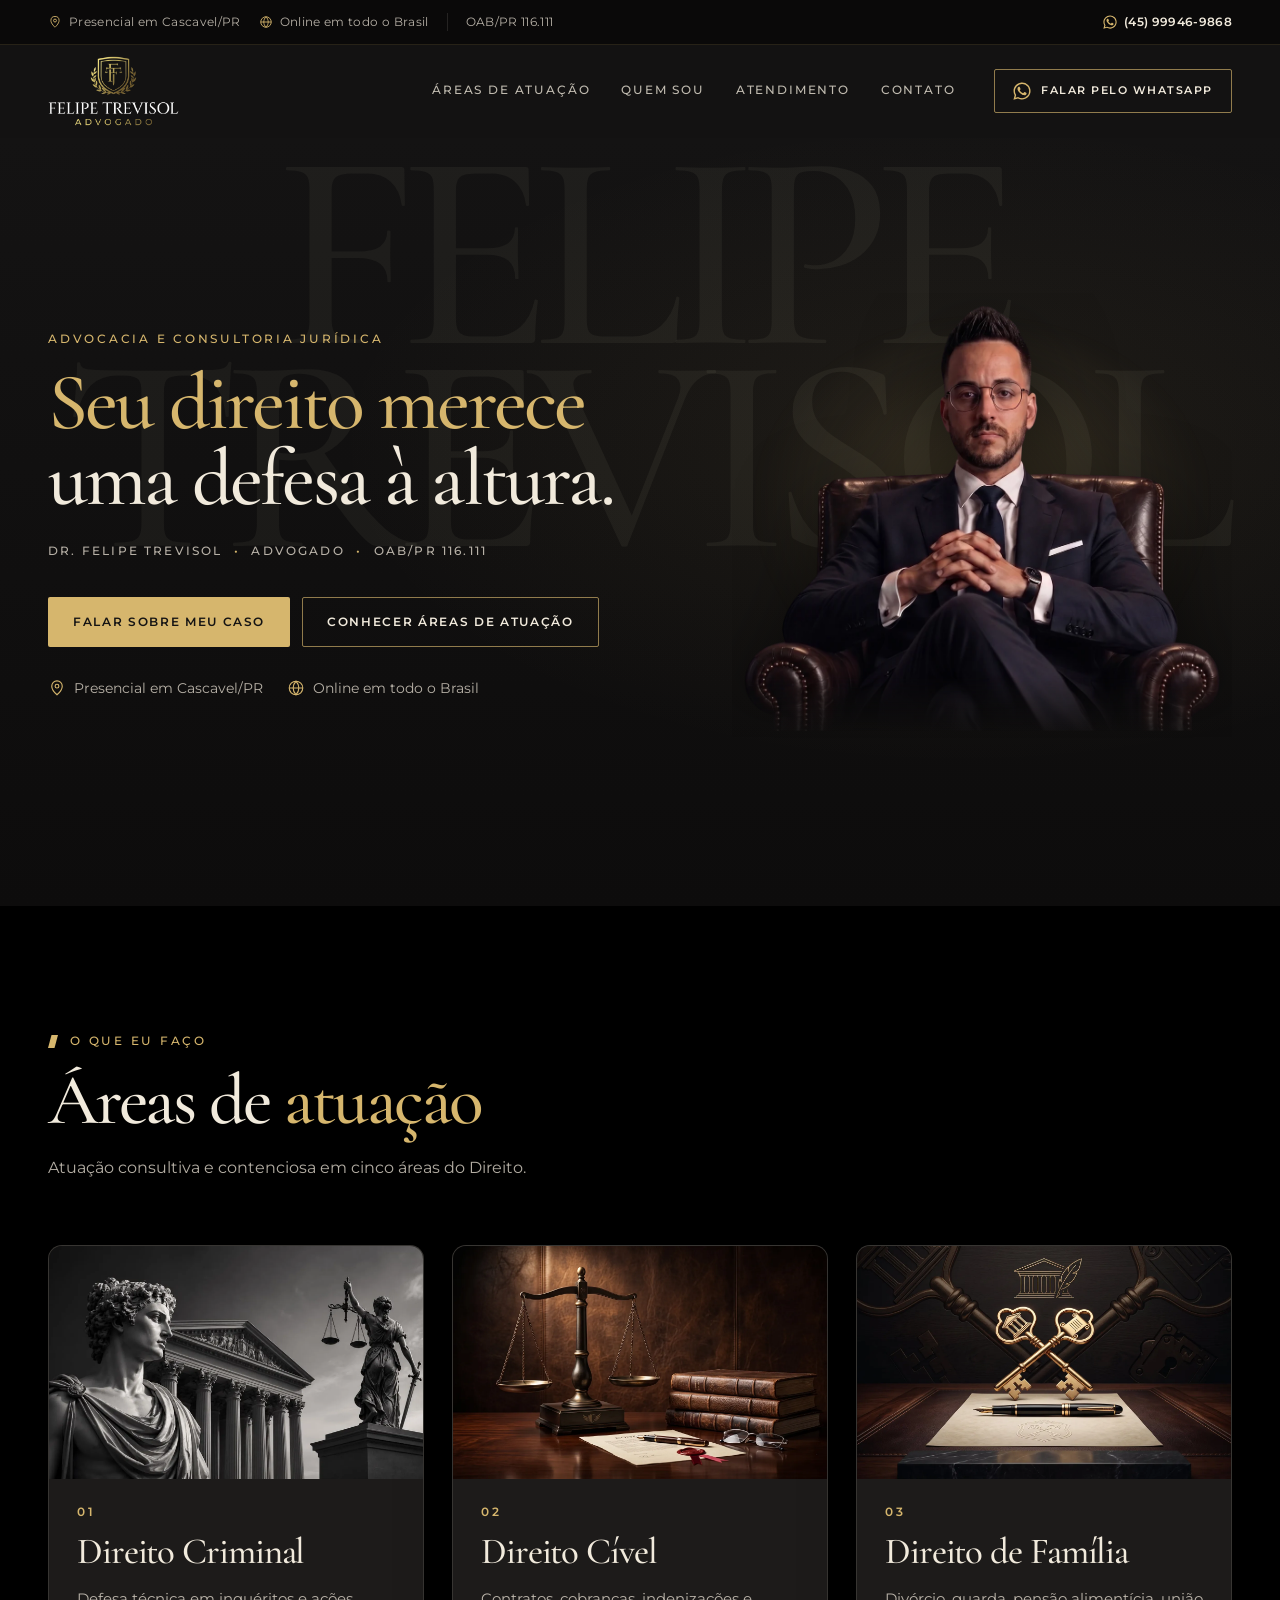
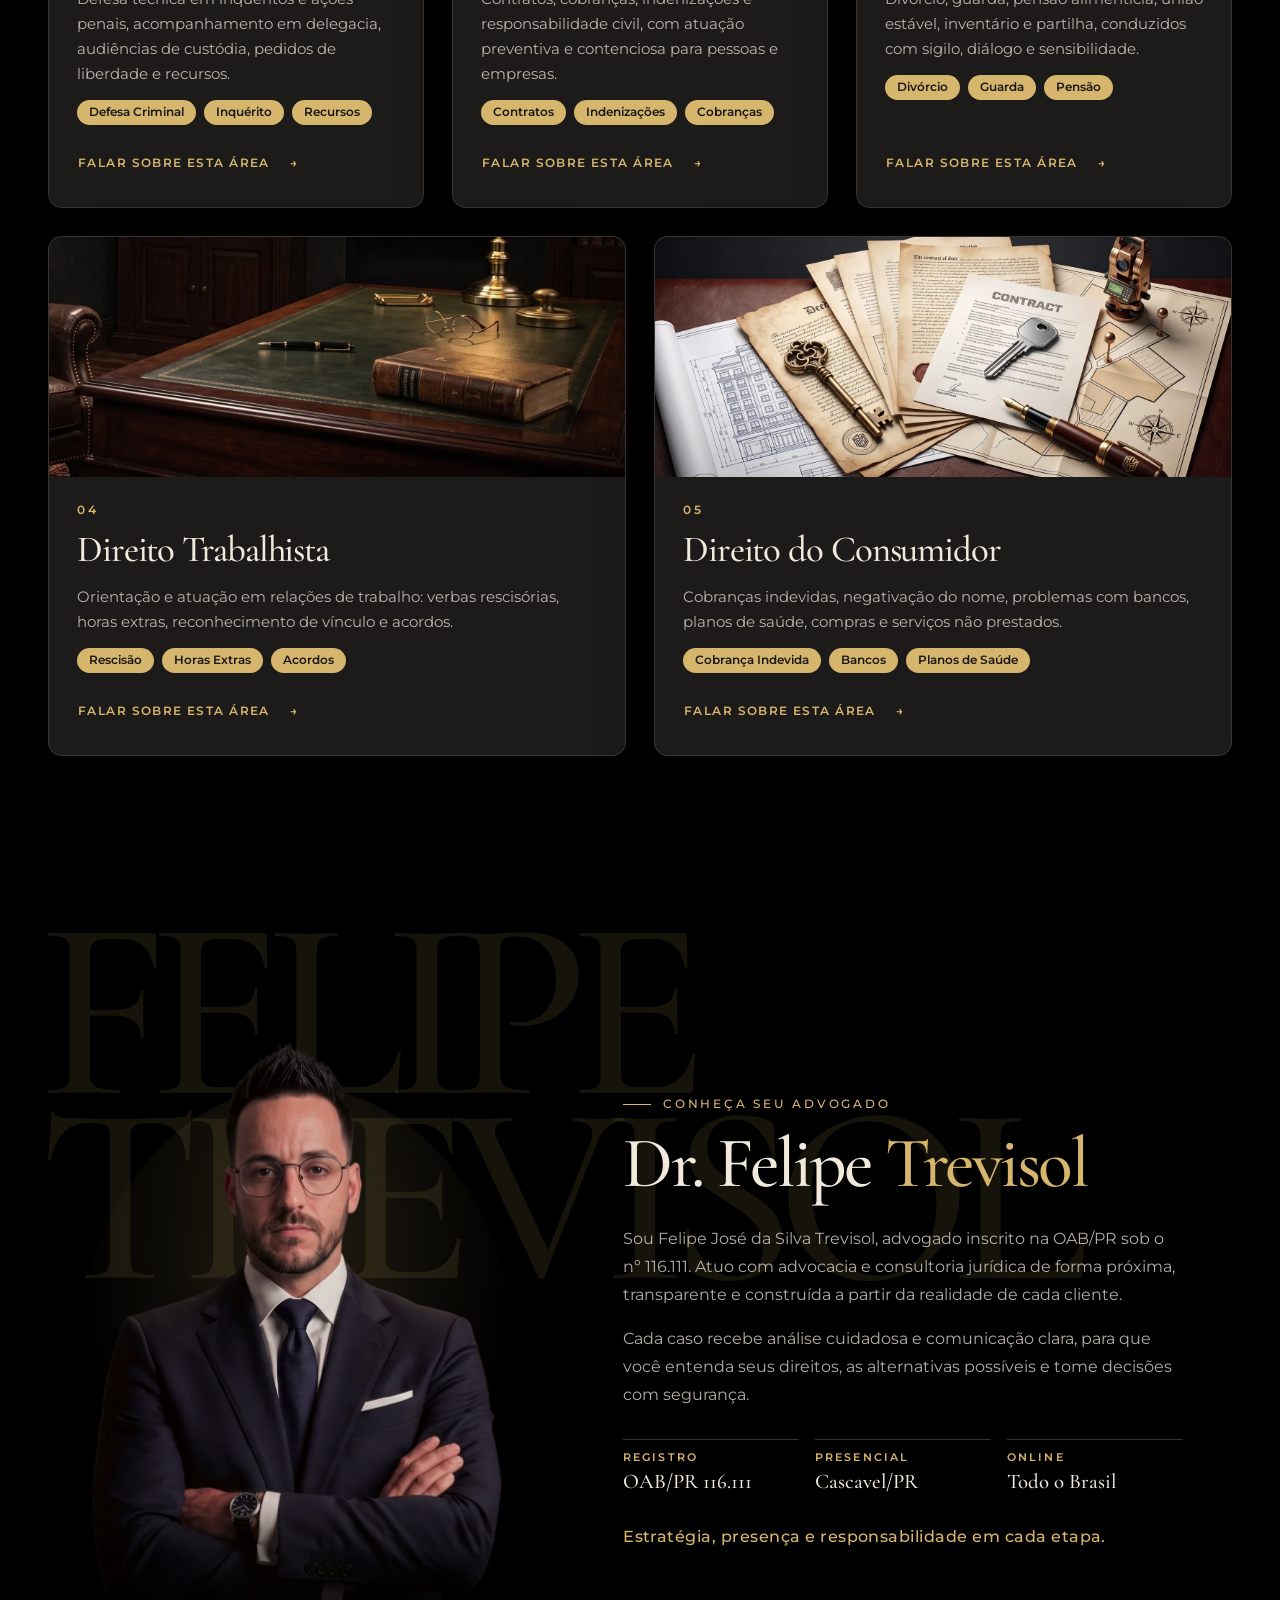
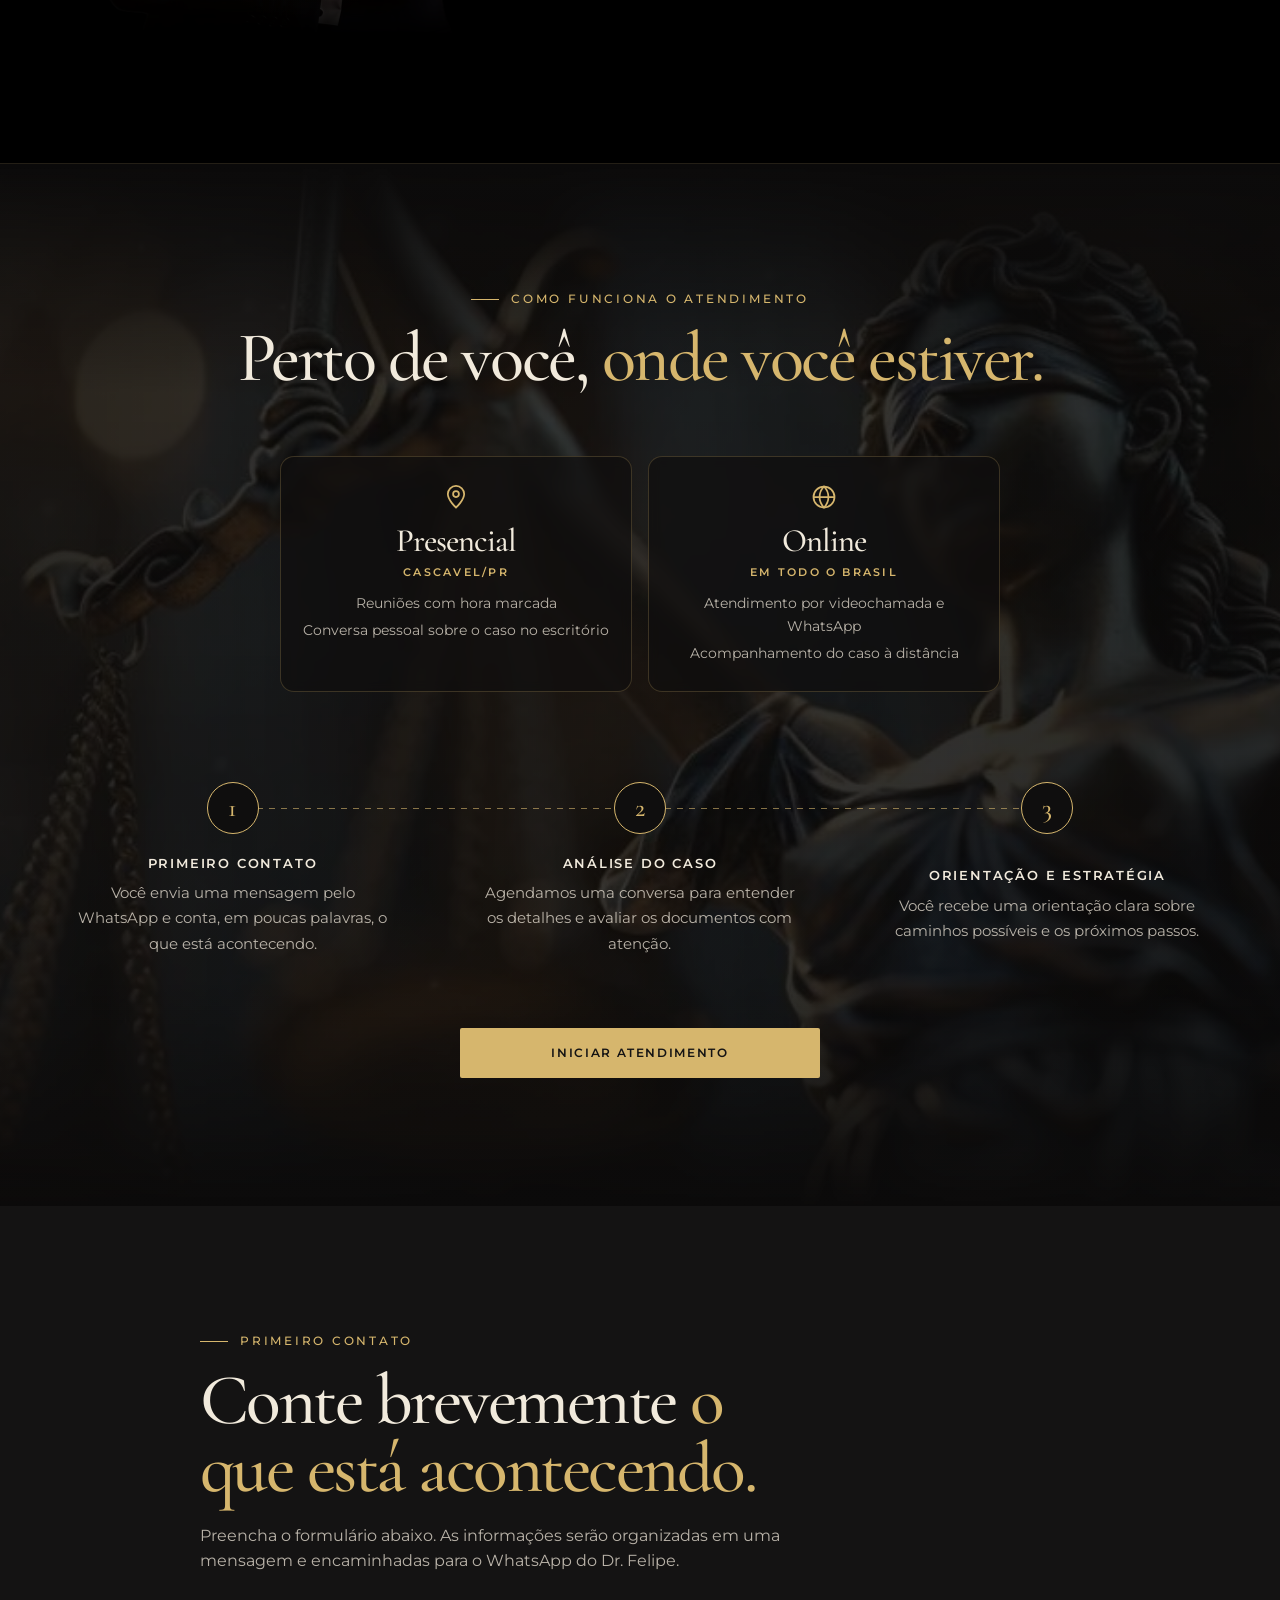
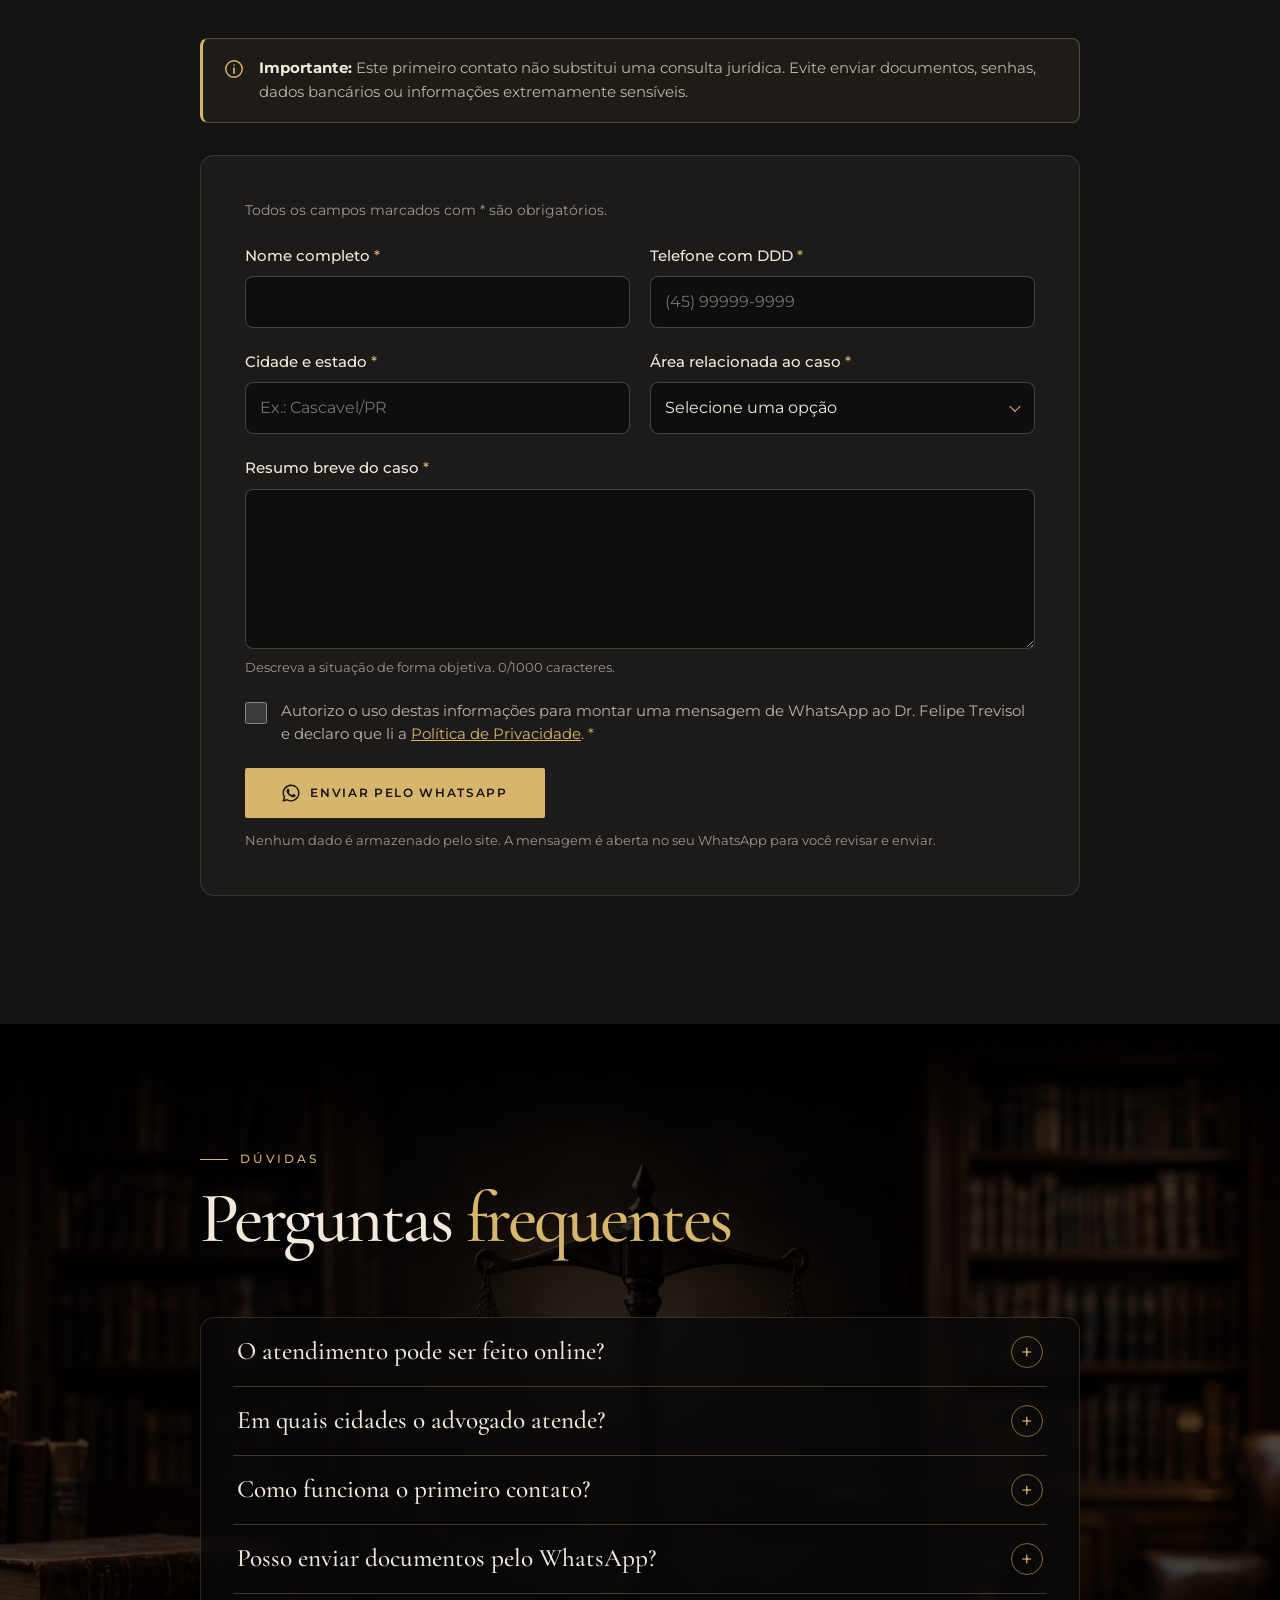
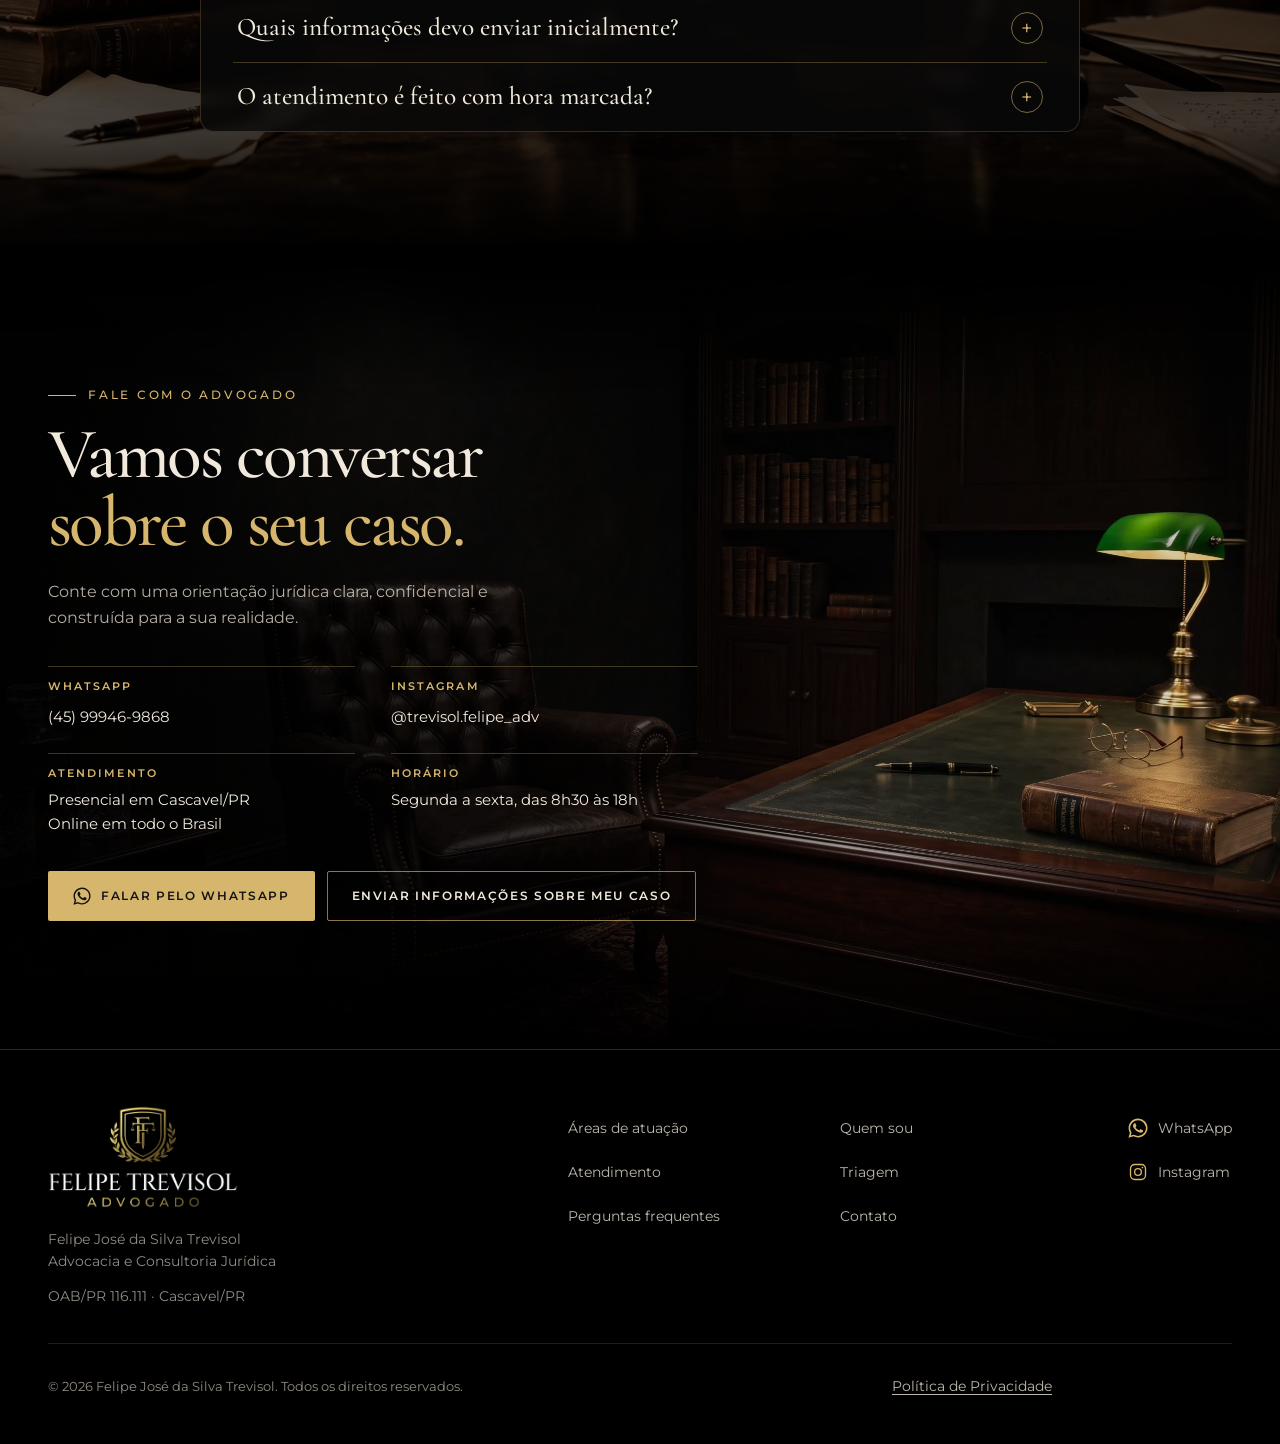
<file: index.html>
<!doctype html>
<html lang="pt-BR">
  <head>
    <meta charset="UTF-8" />
    <meta name="viewport" content="width=device-width, initial-scale=1.0, viewport-fit=cover" />
    <title>Felipe Trevisol | Advogado em Cascavel e Online</title>
    <meta name="description" content="Advocacia e consultoria jurídica em Cascavel/PR e online. Atendimento em Direito Criminal, Cível, Família, Trabalhista e do Consumidor." />
    <meta name="theme-color" content="#141313" />
    <meta name="format-detection" content="telephone=no" />

    <meta property="og:type" content="website" />
    <meta property="og:locale" content="pt_BR" />
    <meta property="og:site_name" content="Felipe Trevisol — Advocacia e Consultoria Jurídica" />
    <meta property="og:title" content="Felipe Trevisol | Advogado em Cascavel e Online" />
    <meta property="og:description" content="Advocacia e consultoria jurídica em Cascavel/PR e online. Atendimento em Direito Criminal, Cível, Família, Trabalhista e do Consumidor." />
    <meta property="og:url" content="https://felipetrevisoladv.vercel.app/" />
    <meta property="og:image" content="https://felipetrevisoladv.vercel.app/assets/imagens/og-image.jpg" />
    <meta property="og:image:width" content="1200" />
    <meta property="og:image:height" content="630" />
    <meta property="og:image:alt" content="Dr. Felipe Trevisol, advogado, sentado em poltrona de couro" />
    <meta name="twitter:card" content="summary_large_image" />

    <link rel="icon" href="assets/imagens/favicon-32.png" type="image/png" sizes="32x32" />
    <link rel="apple-touch-icon" href="assets/imagens/favicon-180.png" />
    <link rel="preconnect" href="https://fonts.googleapis.com" />
    <link rel="preconnect" href="https://fonts.gstatic.com" crossorigin />
    <link href="https://fonts.googleapis.com/css2?family=Cormorant+Garamond:wght@400;500;600&family=Montserrat:wght@400;500;600&display=swap" rel="stylesheet" />
    <link rel="preload" as="image" href="assets/imagens/felipe-poltrona.webp" fetchpriority="high" />
    <link rel="stylesheet" href="assets/css/style.css" />
    <script src="assets/js/main.js" defer></script>

    <script type="application/ld+json">
      {
        "@context": "https://schema.org",
        "@type": "Attorney",
        "name": "Felipe Trevisol",
        "legalName": "Felipe José da Silva Trevisol",
        "description": "Advocacia e consultoria jurídica em Direito Criminal, Cível, de Família, Trabalhista e do Consumidor.",
        "identifier": { "@type": "PropertyValue", "propertyID": "OAB/PR", "value": "116.111" },
        "telephone": "+55 45 99946-9868",
        "address": { "@type": "PostalAddress", "addressLocality": "Cascavel", "addressRegion": "PR", "addressCountry": "BR" },
        "areaServed": [{ "@type": "City", "name": "Cascavel" }, { "@type": "Country", "name": "Brasil" }],
        "openingHoursSpecification": [{
          "@type": "OpeningHoursSpecification",
          "dayOfWeek": ["Monday", "Tuesday", "Wednesday", "Thursday", "Friday"],
          "opens": "08:30",
          "closes": "18:00"
        }],
        "knowsAbout": ["Direito Criminal", "Direito Civil", "Direito de Família", "Direito do Trabalho", "Direito do Consumidor"],
        "sameAs": ["https://www.instagram.com/trevisol.felipe_adv"]
      }
    </script>
  </head>
  <body>
    <a class="skip-link" href="#conteudo">Pular para o conteúdo</a>

    <!-- 1. Barra superior -->
    <div class="topbar">
      <div class="container topbar__inner">
        <ul class="topbar__list">
          <li><svg aria-hidden="true" viewBox="0 0 24 24"><use href="#icon-pin" /></svg><span><span class="topbar__long">Presencial em </span>Cascavel/PR</span></li>
          <li><svg aria-hidden="true" viewBox="0 0 24 24"><use href="#icon-globe" /></svg>Online em todo o Brasil</li>
          <li class="topbar__oab">OAB/PR 116.111</li>
        </ul>
        <a class="topbar__whats" href="https://wa.me/5545999469868?text=Ol%C3%A1%2C%20Dr.%20Felipe!%20Gostaria%20de%20agendar%20um%20atendimento." target="_blank" rel="noopener noreferrer">
          <svg aria-hidden="true" viewBox="0 0 24 24"><use href="#icon-whatsapp" /></svg>(45) 99946-9868
        </a>
      </div>
    </div>

    <!-- 2. Header -->
    <header class="site-header" data-header>
      <div class="container site-header__inner">
        <a class="site-header__brand" href="#inicio" aria-label="Felipe Trevisol, advogado — voltar ao início"><img class="site-header__logo" src="assets/imagens/logo-1.webp" alt="Felipe Trevisol — Advogado" width="879" height="471" /></a>

        <button class="menu-toggle" type="button" aria-label="Abrir menu" aria-expanded="false" aria-controls="menu-principal" data-menu-toggle>
          <span class="menu-toggle__bars" aria-hidden="true"><span></span><span></span><span></span></span>
        </button>

        <nav class="site-nav" id="menu-principal" aria-label="Navegação principal" data-menu>
          <ul class="site-nav__list">
            <li><a href="#areas-de-atuacao">Áreas de atuação</a></li>
            <li><a href="#quem-sou">Quem sou</a></li>
            <li><a href="#atendimento">Atendimento</a></li>
            <li><a href="#contato">Contato</a></li>
          </ul>
          <a class="btn btn--outline site-nav__cta" href="https://wa.me/5545999469868?text=Ol%C3%A1%2C%20Dr.%20Felipe!%20Gostaria%20de%20agendar%20um%20atendimento." target="_blank" rel="noopener noreferrer">
            <svg aria-hidden="true" viewBox="0 0 24 24"><use href="#icon-whatsapp" /></svg>Falar pelo WhatsApp
          </a>
        </nav>
      </div>
    </header>
    <div class="menu-backdrop" data-menu-backdrop hidden></div>

    <main id="conteudo">
      <!-- 3. Hero -->
      <section class="hero" id="inicio" aria-labelledby="hero-title">
        <p class="hero__signature" aria-hidden="true">Felipe<br />Trevisol</p>
        <div class="container hero__grid">
          <div class="hero__content">
            <p class="eyebrow">Advocacia e consultoria jurídica</p>
            <h1 class="hero__title" id="hero-title">Seu direito merece <span>uma defesa à altura.</span></h1>
            <p class="hero__subtitle">Dr. Felipe Trevisol <span aria-hidden="true">•</span> Advogado <span aria-hidden="true">•</span> OAB/PR 116.111</p>
            <div class="hero__actions">
              <a class="btn btn--primary" href="#triagem">Falar sobre meu caso</a>
              <a class="btn btn--outline" href="#areas-de-atuacao">Conhecer áreas de atuação</a>
            </div>
            <ul class="hero__facts">
              <li><svg aria-hidden="true" viewBox="0 0 24 24"><use href="#icon-pin" /></svg>Presencial em Cascavel/PR</li>
              <li><svg aria-hidden="true" viewBox="0 0 24 24"><use href="#icon-globe" /></svg>Online em todo o Brasil</li>
            </ul>
          </div>

          <figure class="hero__media">
            <img
              src="assets/imagens/felipe-poltrona.webp"
              alt="Dr. Felipe Trevisol, de terno escuro e óculos, sentado em uma poltrona de couro"
              width="1100"
              height="977"
              fetchpriority="high"
              decoding="async"
            />
          </figure>
        </div>
      </section>

      <!-- 4. Áreas de atuação -->
      <section class="section practice" id="areas-de-atuacao" aria-labelledby="practice-title">
        <div class="container">
          <header class="section-head">
            <p class="eyebrow eyebrow--mark"><span aria-hidden="true"></span>O que eu faço</p>
            <h2 id="practice-title">Áreas de <span>atuação</span></h2>
            <p class="section-head__lead">Atuação consultiva e contenciosa em cinco áreas do Direito.</p>
          </header>

          <ul class="practice__grid">
            <li>
              <article class="practice-card" id="criminal" aria-labelledby="area-criminal">
                <div class="practice-card__image"><img src="assets/imagens/criminal.webp" alt="Estátuas clássicas e a deusa Têmis com a balança diante de um tribunal" loading="lazy" decoding="async" width="1600" height="900" /></div>
                <div class="practice-card__body">
                  <span class="practice-card__index" aria-hidden="true">01</span>
                  <h3 class="practice-card__title" id="area-criminal">Direito Criminal</h3>
                  <p>Defesa técnica em inquéritos e ações penais, acompanhamento em delegacia, audiências de custódia, pedidos de liberdade e recursos.</p>
                  <ul class="tags" aria-label="Temas"><li>Defesa Criminal</li><li>Inquérito</li><li>Recursos</li></ul>
                  <a class="btn btn--ghost practice-card__cta" href="#triagem" data-area="Direito Criminal">Falar sobre esta área<span class="sr-only">: Direito Criminal</span> <span aria-hidden="true">→</span></a>
                </div>
              </article>
            </li>
            <li>
              <article class="practice-card" id="civel" aria-labelledby="area-civel">
                <div class="practice-card__image"><img src="assets/imagens/civel.webp" alt="Balança da justiça, livros jurídicos e contrato sobre a mesa" loading="lazy" decoding="async" width="1600" height="900" /></div>
                <div class="practice-card__body">
                  <span class="practice-card__index" aria-hidden="true">02</span>
                  <h3 class="practice-card__title" id="area-civel">Direito Cível</h3>
                  <p>Contratos, cobranças, indenizações e responsabilidade civil, com atuação preventiva e contenciosa para pessoas e empresas.</p>
                  <ul class="tags" aria-label="Temas"><li>Contratos</li><li>Indenizações</li><li>Cobranças</li></ul>
                  <a class="btn btn--ghost practice-card__cta" href="#triagem" data-area="Direito Cível">Falar sobre esta área<span class="sr-only">: Direito Cível</span> <span aria-hidden="true">→</span></a>
                </div>
              </article>
            </li>
            <li>
              <article class="practice-card" id="familia" aria-labelledby="area-familia">
                <div class="practice-card__image"><img src="assets/imagens/familia.webp" alt="Chaves douradas e caneta tinteiro sobre um documento" loading="lazy" decoding="async" width="1600" height="900" /></div>
                <div class="practice-card__body">
                  <span class="practice-card__index" aria-hidden="true">03</span>
                  <h3 class="practice-card__title" id="area-familia">Direito de Família</h3>
                  <p>Divórcio, guarda, pensão alimentícia, união estável, inventário e partilha, conduzidos com sigilo, diálogo e sensibilidade.</p>
                  <ul class="tags" aria-label="Temas"><li>Divórcio</li><li>Guarda</li><li>Pensão</li></ul>
                  <a class="btn btn--ghost practice-card__cta" href="#triagem" data-area="Direito de Família">Falar sobre esta área<span class="sr-only">: Direito de Família</span> <span aria-hidden="true">→</span></a>
                </div>
              </article>
            </li>
            <li>
              <article class="practice-card" id="trabalhista" aria-labelledby="area-trabalhista">
                <div class="practice-card__image"><img src="assets/imagens/trabalhista.webp" alt="Mesa de escritório com luminária, livro e caneta" loading="lazy" decoding="async" width="1600" height="900" /></div>
                <div class="practice-card__body">
                  <span class="practice-card__index" aria-hidden="true">04</span>
                  <h3 class="practice-card__title" id="area-trabalhista">Direito Trabalhista</h3>
                  <p>Orientação e atuação em relações de trabalho: verbas rescisórias, horas extras, reconhecimento de vínculo e acordos.</p>
                  <ul class="tags" aria-label="Temas"><li>Rescisão</li><li>Horas Extras</li><li>Acordos</li></ul>
                  <a class="btn btn--ghost practice-card__cta" href="#triagem" data-area="Direito Trabalhista">Falar sobre esta área<span class="sr-only">: Direito Trabalhista</span> <span aria-hidden="true">→</span></a>
                </div>
              </article>
            </li>
            <li>
              <article class="practice-card" id="consumidor" aria-labelledby="area-consumidor">
                <div class="practice-card__image"><img src="assets/imagens/consumidor.webp" alt="Contratos, chave e caneta sobre a mesa" loading="lazy" decoding="async" width="1600" height="900" /></div>
                <div class="practice-card__body">
                  <span class="practice-card__index" aria-hidden="true">05</span>
                  <h3 class="practice-card__title" id="area-consumidor">Direito do Consumidor</h3>
                  <p>Cobranças indevidas, negativação do nome, problemas com bancos, planos de saúde, compras e serviços não prestados.</p>
                  <ul class="tags" aria-label="Temas"><li>Cobrança Indevida</li><li>Bancos</li><li>Planos de Saúde</li></ul>
                  <a class="btn btn--ghost practice-card__cta" href="#triagem" data-area="Direito do Consumidor">Falar sobre esta área<span class="sr-only">: Direito do Consumidor</span> <span aria-hidden="true">→</span></a>
                </div>
              </article>
            </li>
          </ul>
        </div>
      </section>

      <!-- 5. Sobre -->
      <section class="section about" id="quem-sou" aria-labelledby="about-title">
        <p class="about__name" aria-hidden="true">Felipe<br />Trevisol</p>
        <div class="container about__grid">
          <figure class="about__media" data-reveal>
            <img src="assets/imagens/felipe-em-pe.webp" alt="Dr. Felipe Trevisol, de terno azul-marinho e braços cruzados" loading="lazy" decoding="async" width="1000" height="1250" />
          </figure>

          <div class="about__content" data-reveal>
            <p class="eyebrow eyebrow--line">Conheça seu advogado</p>
            <h2 id="about-title">Dr. Felipe <span>Trevisol</span></h2>
            <p>Sou Felipe José da Silva Trevisol, advogado inscrito na OAB/PR sob o nº 116.111. Atuo com advocacia e consultoria jurídica de forma próxima, transparente e construída a partir da realidade de cada cliente.</p>
            <p>Cada caso recebe análise cuidadosa e comunicação clara, para que você entenda seus direitos, as alternativas possíveis e tome decisões com segurança.</p>
            <ul class="facts">
              <li><span>Registro</span>OAB/PR 116.111</li>
              <li><span>Presencial</span>Cascavel/PR</li>
              <li><span>Online</span>Todo o Brasil</li>
            </ul>
            <p class="about__signature">Estratégia, presença e responsabilidade em cada etapa.</p>
          </div>
        </div>
      </section>

      <!-- 6. Atendimento -->
      <section class="section service" id="atendimento" aria-labelledby="service-title">
        <div class="container">
          <header class="section-head section-head--center" data-reveal>
            <p class="eyebrow eyebrow--line">Como funciona o atendimento</p>
            <h2 id="service-title" class="service__title">Perto de você, <span>onde você estiver.</span></h2>
          </header>

          <div class="service__modes">
            <article class="mode-card" data-reveal>
              <svg class="mode-card__icon" aria-hidden="true" viewBox="0 0 24 24"><use href="#icon-pin" /></svg>
              <h3>Presencial</h3>
              <p class="mode-card__place">Cascavel/PR</p>
              <ul class="mode-card__list">
                <li>Reuniões com hora marcada</li>
                <li>Conversa pessoal sobre o caso no escritório</li>
              </ul>
            </article>
            <article class="mode-card" data-reveal>
              <svg class="mode-card__icon" aria-hidden="true" viewBox="0 0 24 24"><use href="#icon-globe" /></svg>
              <h3>Online</h3>
              <p class="mode-card__place">Em todo o Brasil</p>
              <ul class="mode-card__list">
                <li>Atendimento por videochamada e WhatsApp</li>
                <li>Acompanhamento do caso à distância</li>
              </ul>
            </article>
          </div>

          <ol class="steps">
            <li class="step" data-reveal>
              <span class="step__number" aria-hidden="true">1</span>
              <div>
                <h3><span class="sr-only">Etapa 1: </span>Primeiro contato</h3>
                <p>Você envia uma mensagem pelo WhatsApp e conta, em poucas palavras, o que está acontecendo.</p>
              </div>
            </li>
            <li class="step" data-reveal>
              <span class="step__number" aria-hidden="true">2</span>
              <div>
                <h3><span class="sr-only">Etapa 2: </span>Análise do caso</h3>
                <p>Agendamos uma conversa para entender os detalhes e avaliar os documentos com atenção.</p>
              </div>
            </li>
            <li class="step" data-reveal>
              <span class="step__number" aria-hidden="true">3</span>
              <div>
                <h3><span class="sr-only">Etapa 3: </span>Orientação e estratégia</h3>
                <p>Você recebe uma orientação clara sobre caminhos possíveis e os próximos passos.</p>
              </div>
            </li>
          </ol>

          <div class="service__cta">
            <a class="btn btn--primary" href="#triagem">Iniciar atendimento</a>
          </div>
        </div>
      </section>

      <!-- 7. Formulário de triagem -->
      <section class="section triage" id="triagem" aria-labelledby="triage-title">
        <div class="container triage__inner">
          <header class="section-head">
            <p class="eyebrow eyebrow--line">Primeiro contato</p>
            <h2 id="triage-title">Conte brevemente <span>o que está acontecendo.</span></h2>
            <p class="section-head__lead">Preencha o formulário abaixo. As informações serão organizadas em uma mensagem e encaminhadas para o WhatsApp do Dr. Felipe.</p>
          </header>

          <p class="notice" role="note">
            <svg aria-hidden="true" viewBox="0 0 24 24"><use href="#icon-info" /></svg>
            <span><strong>Importante:</strong> Este primeiro contato não substitui uma consulta jurídica. Evite enviar documentos, senhas, dados bancários ou informações extremamente sensíveis.</span>
          </p>

          <form class="triage-form" id="form-triagem" novalidate data-triage-form>
            <p class="triage-form__required">Todos os campos marcados com <span aria-hidden="true">*</span><span class="sr-only">asterisco</span> são obrigatórios.</p>

            <div class="field">
              <label for="tri-nome">Nome completo <span class="req" aria-hidden="true">*</span></label>
              <input id="tri-nome" name="nome" type="text" autocomplete="name" required minlength="3" maxlength="120" aria-describedby="tri-nome-erro" />
              <p class="field__error" id="tri-nome-erro" hidden></p>
            </div>

            <div class="field">
              <label for="tri-telefone">Telefone com DDD <span class="req" aria-hidden="true">*</span></label>
              <input id="tri-telefone" name="telefone" type="tel" inputmode="tel" autocomplete="tel-national" required maxlength="20" placeholder="(45) 99999-9999" aria-describedby="tri-telefone-erro" />
              <p class="field__error" id="tri-telefone-erro" hidden></p>
            </div>

            <div class="field">
              <label for="tri-cidade">Cidade e estado <span class="req" aria-hidden="true">*</span></label>
              <input id="tri-cidade" name="cidade" type="text" autocomplete="address-level2" required maxlength="80" placeholder="Ex.: Cascavel/PR" aria-describedby="tri-cidade-erro" />
              <p class="field__error" id="tri-cidade-erro" hidden></p>
            </div>

            <div class="field">
              <label for="tri-area">Área relacionada ao caso <span class="req" aria-hidden="true">*</span></label>
              <div class="select-wrap">
                <select id="tri-area" name="area" required aria-describedby="tri-area-erro">
                  <option value="">Selecione uma opção</option>
                  <option>Direito Criminal</option>
                  <option>Direito Cível</option>
                  <option>Direito de Família</option>
                  <option>Direito Trabalhista</option>
                  <option>Direito do Consumidor</option>
                  <option>Ainda não sei</option>
                </select>
              </div>
              <p class="field__error" id="tri-area-erro" hidden></p>
            </div>

            <div class="field field--full">
              <label for="tri-resumo">Resumo breve do caso <span class="req" aria-hidden="true">*</span></label>
              <textarea id="tri-resumo" name="resumo" rows="6" required minlength="20" maxlength="1000" aria-describedby="tri-resumo-dica tri-resumo-erro"></textarea>
              <p class="field__hint" id="tri-resumo-dica">Descreva a situação de forma objetiva. <span data-counter>0</span>/1000 caracteres.</p>
              <p class="field__error" id="tri-resumo-erro" hidden></p>
            </div>

            <div class="field field--full field--check">
              <input id="tri-consentimento" name="consentimento" type="checkbox" required aria-describedby="tri-consentimento-erro" />
              <label for="tri-consentimento">Autorizo o uso destas informações para montar uma mensagem de WhatsApp ao Dr. Felipe Trevisol e declaro que li a <a href="politica-de-privacidade.html" target="_blank" rel="noopener noreferrer">Política de Privacidade</a>. <span class="req" aria-hidden="true">*</span></label>
              <p class="field__error" id="tri-consentimento-erro" hidden></p>
            </div>

            <div class="field field--full triage-form__actions">
              <button class="btn btn--primary btn--block" type="submit">
                <svg aria-hidden="true" viewBox="0 0 24 24"><use href="#icon-whatsapp" /></svg>Enviar pelo WhatsApp
              </button>
              <p class="triage-form__privacy">Nenhum dado é armazenado pelo site. A mensagem é aberta no seu WhatsApp para você revisar e enviar.</p>
            </div>

            <div class="form-status field--full" role="status" aria-live="polite" data-form-status></div>
          </form>
        </div>
      </section>

      <!-- 8. FAQ -->
      <section class="section faq" id="perguntas-frequentes" aria-labelledby="faq-title">
        <div class="container faq__inner">
          <header class="section-head">
            <p class="eyebrow eyebrow--line">Dúvidas</p>
            <h2 id="faq-title">Perguntas <span>frequentes</span></h2>
          </header>

          <div class="faq__list" data-faq>
            <details class="faq-item">
              <summary>O atendimento pode ser feito online?</summary>
              <div class="faq-item__answer"><p>Sim. O atendimento online está disponível para clientes de todo o Brasil, conforme a análise e as necessidades de cada caso.</p></div>
            </details>
            <details class="faq-item">
              <summary>Em quais cidades o advogado atende?</summary>
              <div class="faq-item__answer"><p>O atendimento presencial é realizado em Cascavel/PR. Também há atendimento online para outras localidades.</p></div>
            </details>
            <details class="faq-item">
              <summary>Como funciona o primeiro contato?</summary>
              <div class="faq-item__answer"><p>O primeiro contato pode ser feito pelo WhatsApp ou pelo formulário de triagem. O cliente informa brevemente a situação para que seja possível organizar o atendimento inicial.</p></div>
            </details>
            <details class="faq-item">
              <summary>Posso enviar documentos pelo WhatsApp?</summary>
              <div class="faq-item__answer"><p>Após o primeiro contato e conforme a orientação recebida, poderão ser indicados os documentos necessários. Evite enviar documentos sensíveis antes de receber orientação.</p></div>
            </details>
            <details class="faq-item">
              <summary>Quais informações devo enviar inicialmente?</summary>
              <div class="faq-item__answer"><p>Informe seu nome, telefone, cidade, área relacionada ao caso e um resumo objetivo da situação. Não envie senhas, dados bancários ou documentos desnecessários.</p></div>
            </details>
            <details class="faq-item">
              <summary>O atendimento é feito com hora marcada?</summary>
              <div class="faq-item__answer"><p>Sim. As reuniões presenciais e os atendimentos online devem ser agendados previamente.</p></div>
            </details>
          </div>
        </div>
      </section>

      <!-- 9. Contato -->
      <section class="section contact" id="contato" aria-labelledby="contact-title">
        <div class="container">
          <div class="contact__content" data-reveal>
            <p class="eyebrow eyebrow--line">Fale com o advogado</p>
            <h2 id="contact-title">Vamos conversar <span>sobre o seu caso.</span></h2>
            <p class="contact__lead">Conte com uma orientação jurídica clara, confidencial e construída para a sua realidade.</p>

            <address class="contact__details">
              <div><span>WhatsApp</span><a href="https://wa.me/5545999469868?text=Ol%C3%A1%2C%20Dr.%20Felipe!%20Gostaria%20de%20agendar%20um%20atendimento." target="_blank" rel="noopener noreferrer">(45) 99946-9868</a></div>
              <div><span>Instagram</span><a href="https://www.instagram.com/trevisol.felipe_adv" target="_blank" rel="noopener noreferrer">@trevisol.felipe_adv</a></div>
              <div><span>Atendimento</span><p>Presencial em Cascavel/PR<br />Online em todo o Brasil</p></div>
              <div><span>Horário</span><p>Segunda a sexta, das 8h30 às 18h</p></div>
            </address>

            <div class="contact__actions">
              <a class="btn btn--primary" href="https://wa.me/5545999469868?text=Ol%C3%A1%2C%20Dr.%20Felipe!%20Gostaria%20de%20agendar%20um%20atendimento." target="_blank" rel="noopener noreferrer">
                <svg aria-hidden="true" viewBox="0 0 24 24"><use href="#icon-whatsapp" /></svg>Falar pelo WhatsApp
              </a>
              <a class="btn btn--outline" href="#triagem">Enviar informações sobre meu caso</a>
            </div>
          </div>
        </div>
      </section>
    </main>

    <!-- 10. Rodapé -->
    <footer class="footer">
      <div class="container">
        <div class="footer__main">
          <div class="footer__id">
            <a class="footer__brand" href="#inicio" aria-label="Felipe Trevisol, advogado — voltar ao início"><img src="assets/imagens/logo-1.webp" alt="Felipe Trevisol — Advogado" width="879" height="471" loading="lazy" decoding="async" /></a>
            <p>Felipe José da Silva Trevisol<br />Advocacia e Consultoria Jurídica</p>
            <p>OAB/PR 116.111 · Cascavel/PR</p>
          </div>
          <nav class="footer__nav" aria-label="Navegação do rodapé">
            <ul>
              <li><a href="#areas-de-atuacao">Áreas de atuação</a></li>
              <li><a href="#quem-sou">Quem sou</a></li>
              <li><a href="#atendimento">Atendimento</a></li>
              <li><a href="#triagem">Triagem</a></li>
              <li><a href="#perguntas-frequentes">Perguntas frequentes</a></li>
              <li><a href="#contato">Contato</a></li>
            </ul>
          </nav>
          <div class="footer__social">
            <a href="https://wa.me/5545999469868?text=Ol%C3%A1%2C%20Dr.%20Felipe!%20Gostaria%20de%20agendar%20um%20atendimento." target="_blank" rel="noopener noreferrer"><svg aria-hidden="true" viewBox="0 0 24 24"><use href="#icon-whatsapp" /></svg>WhatsApp</a>
            <a href="https://www.instagram.com/trevisol.felipe_adv" target="_blank" rel="noopener noreferrer"><svg aria-hidden="true" viewBox="0 0 24 24"><use href="#icon-instagram" /></svg>Instagram</a>
          </div>
        </div>
        <div class="footer__bottom">
          <p>© 2026 Felipe José da Silva Trevisol. Todos os direitos reservados.</p>
          <a href="politica-de-privacidade.html">Política de Privacidade</a>
        </div>
      </div>
    </footer>

    <!-- 11. Botão flutuante -->
    <a class="whatsapp-float" href="https://wa.me/5545999469868?text=Ol%C3%A1%2C%20Dr.%20Felipe!%20Gostaria%20de%20agendar%20um%20atendimento." target="_blank" rel="noopener noreferrer" aria-label="Falar com o Dr. Felipe pelo WhatsApp" data-whatsapp-float>
      <svg aria-hidden="true" viewBox="0 0 24 24"><use href="#icon-whatsapp" /></svg>
      <span class="whatsapp-float__label" aria-hidden="true">WhatsApp</span>
    </a>

    <svg width="0" height="0" style="position:absolute" aria-hidden="true" focusable="false">
      <symbol id="icon-whatsapp" viewBox="0 0 24 24">
        <path fill="currentColor" d="M17.47 14.38c-.3-.15-1.75-.86-2.02-.96-.27-.1-.47-.15-.67.15-.2.3-.77.96-.94 1.16-.17.2-.35.22-.64.07-.3-.15-1.25-.46-2.38-1.47-.88-.79-1.47-1.76-1.65-2.06-.17-.3-.02-.46.13-.6.13-.14.3-.35.45-.52.15-.17.2-.3.3-.5.1-.2.05-.37-.03-.52-.07-.15-.67-1.6-.92-2.2-.24-.58-.49-.5-.67-.5h-.57c-.2 0-.52.07-.8.37-.27.3-1.04 1.02-1.04 2.48s1.07 2.88 1.21 3.08c.15.2 2.1 3.2 5.08 4.49.71.3 1.26.49 1.7.63.71.22 1.36.19 1.87.12.57-.09 1.75-.72 2-1.41.25-.7.25-1.29.17-1.41-.07-.13-.27-.2-.57-.35ZM12.05 21.5h-.01a9.4 9.4 0 0 1-4.8-1.31l-.34-.2-3.57.93.95-3.48-.22-.36a9.43 9.43 0 1 1 7.99 4.42Zm8.03-17.46A11.3 11.3 0 0 0 12.05.72C5.8.72.7 5.8.7 12.06c0 2 .52 3.95 1.52 5.67L.6 23.6l6.02-1.58a11.3 11.3 0 0 0 5.42 1.38h.01c6.26 0 11.35-5.09 11.35-11.35 0-3.03-1.18-5.88-3.32-8.02Z" />
      </symbol>
      <symbol id="icon-pin" viewBox="0 0 24 24">
        <path fill="none" stroke="currentColor" stroke-width="1.5" d="M12 21s-7-6.2-7-11.5A7 7 0 0 1 19 9.5C19 14.8 12 21 12 21Z" />
        <circle fill="none" stroke="currentColor" stroke-width="1.5" cx="12" cy="9.5" r="2.5" />
      </symbol>
      <symbol id="icon-globe" viewBox="0 0 24 24">
        <circle fill="none" stroke="currentColor" stroke-width="1.5" cx="12" cy="12" r="9" />
        <path fill="none" stroke="currentColor" stroke-width="1.5" d="M3 12h18M12 3c2.5 2.6 3.8 5.6 3.8 9s-1.3 6.4-3.8 9c-2.5-2.6-3.8-5.6-3.8-9S9.5 5.6 12 3Z" />
      </symbol>
      <symbol id="icon-instagram" viewBox="0 0 24 24">
        <rect fill="none" stroke="currentColor" stroke-width="1.6" x="3" y="3" width="18" height="18" rx="5" />
        <circle fill="none" stroke="currentColor" stroke-width="1.6" cx="12" cy="12" r="4" />
        <circle fill="currentColor" cx="17.3" cy="6.7" r="1" />
      </symbol>
      <symbol id="icon-info" viewBox="0 0 24 24">
        <circle fill="none" stroke="currentColor" stroke-width="1.6" cx="12" cy="12" r="9" />
        <path fill="none" stroke="currentColor" stroke-width="1.8" stroke-linecap="round" d="M12 11v5.5M12 7.6v.1" />
      </symbol>
    </svg>
  </body>
</html>
</file>
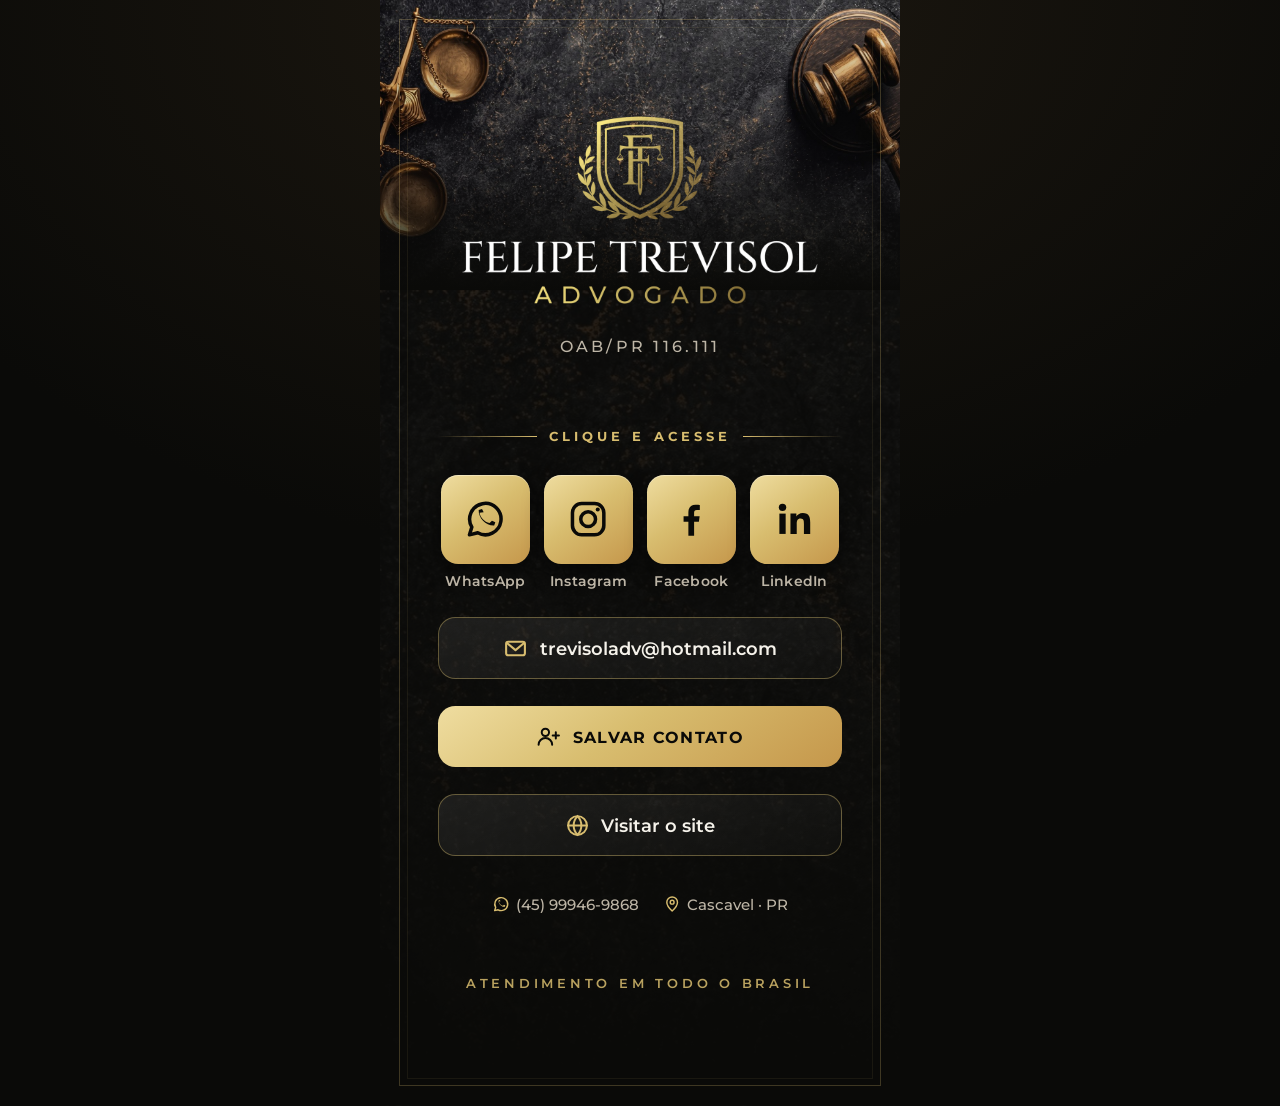
<file: cartao/index.html>
<!doctype html>
<html lang="pt-BR">
<head>
<meta charset="UTF-8">
<meta name="viewport" content="width=device-width, initial-scale=1.0, viewport-fit=cover">
<title>Felipe Trevisol | Cartão Digital</title>
<meta name="description" content="Cartão digital de Felipe Trevisol, advogado OAB/PR 116.111, em Cascavel/PR. Fale pelo WhatsApp, Instagram, Facebook, LinkedIn ou e-mail.">
<meta name="theme-color" content="#0a0a08"><meta name="format-detection" content="telephone=no">
<meta property="og:type" content="profile"><meta property="og:locale" content="pt_BR">
<meta property="og:site_name" content="Felipe Trevisol — Advocacia e Consultoria Jurídica">
<meta property="og:title" content="Felipe Trevisol | Advogado · Cartão Digital">
<meta property="og:description" content="Fale com o Dr. Felipe Trevisol pelo WhatsApp, Instagram, Facebook, LinkedIn ou e-mail.">
<meta property="og:url" content="https://felipetrevisoladv.vercel.app/cartao/"><meta property="og:image" content="https://felipetrevisoladv.vercel.app/assets/imagens/og-image.jpg"><meta name="twitter:card" content="summary_large_image">
<link rel="icon" href="/assets/imagens/favicon-32.png" type="image/png" sizes="32x32"><link rel="apple-touch-icon" href="/assets/imagens/favicon-180.png">
<link rel="preconnect" href="https://fonts.googleapis.com"><link rel="preconnect" href="https://fonts.gstatic.com" crossorigin><link href="https://fonts.googleapis.com/css2?family=Cinzel:wght@600;700&family=Montserrat:wght@400;500;600;700&display=swap" rel="stylesheet">
<style>:root{--fundo:#0a0a08;--tinta:#f5f2ea;--suave:#bdb5a6;--ouro:#d8bd6f;--ouro-prof:#c5974b;--ouro-claro:#efdda0;--sobre:#0a0a08}*{box-sizing:border-box;margin:0;padding:0}html{background:#0a0a08}body{min-height:100vh;min-height:100svh;display:flex;justify-content:center;background:radial-gradient(1200px 800px at 50% 0%,#1d1810,#0a0a08 70%)}.wrap{width:min(100vw,520px);container-type:inline-size}
.cartao{position:relative;overflow:hidden;color:var(--tinta);text-align:center;background:var(--fundo);font-family:Montserrat,system-ui,sans-serif}
.foto{position:absolute;left:0;right:0;top:0;height:55.833cqw;background:url(/cartao/fundo-cartao.jpg) center top/100% 100% no-repeat}
.foto::after{content:"";position:absolute;inset:0;background:linear-gradient(180deg,rgba(10,10,8,.05) 0%,rgba(10,10,8,.35) 55%,var(--fundo) 100%)}
.textura{position:absolute;inset:55.833cqw 0 0 0;background:url(/cartao/fundo-cartao.jpg) center/cover no-repeat;opacity:.18;transform:scaleY(-1)}
.textura::after{content:"";position:absolute;inset:0;background:linear-gradient(0deg,rgba(10,10,8,.2),var(--fundo))}
.frame{position:absolute;inset:3.704cqw;border:0.093cqw solid rgba(216,189,111,.25);pointer-events:none}
.frame::after{content:"";position:absolute;inset:1.296cqw;border:0.093cqw solid rgba(216,189,111,.08)}
.conteudo{position:relative}
.titulo{margin:21.296cqw auto 0;line-height:0}.logo{display:block;width:70.370cqw;max-width:380px;height:auto;margin:0 auto}
.oab{margin-top:5.185cqw;font-size:3.148cqw;font-weight:500;letter-spacing:.2em;color:var(--suave)}
.div{display:flex;align-items:center;gap:2.407cqw;margin:13.889cqw 11.111cqw 0;font-weight:700;font-size:2.593cqw;letter-spacing:.3em;color:var(--ouro)}
.div::before,.div::after{content:"";flex:1;height:0.185cqw;background:linear-gradient(90deg,transparent,var(--ouro))}
.div::after{background:linear-gradient(90deg,var(--ouro),transparent)}
.redes{display:flex;justify-content:center;gap:2.778cqw;margin-top:5.926cqw}
.redes a{display:flex;flex-direction:column;align-items:center;gap:1.667cqw;text-decoration:none;color:var(--suave);font-size:2.778cqw;font-weight:600;letter-spacing:.02em;-webkit-tap-highlight-color:transparent}
.btn{width:17.037cqw;height:17.037cqw;border-radius:3.333cqw;display:grid;place-items:center;color:var(--sobre);background:linear-gradient(145deg,var(--ouro-claro),var(--ouro) 45%,var(--ouro-prof));box-shadow:0 1.667cqw 3.704cqw rgba(0,0,0,.5),inset 0 0.185cqw 0 rgba(255,255,255,.35);transition:transform .15s,box-shadow .15s}
.btn svg{width:8.519cqw;height:8.519cqw}
.redes a:hover .btn,.redes a:focus-visible .btn{transform:translateY(-6px);box-shadow:0 0 4.630cqw rgba(216,189,111,.35)}
a:focus-visible{outline:0.278cqw solid var(--ouro);outline-offset:0.741cqw;border-radius:3.333cqw}
.linha{display:flex;align-items:center;justify-content:center;gap:2.222cqw;margin:5.185cqw 11.111cqw 0;min-height:11.852cqw;padding:0 2.778cqw;border-radius:3.333cqw;text-decoration:none;color:var(--tinta);font-size:3.519cqw;font-weight:600;background:linear-gradient(160deg,rgba(255,255,255,.08),rgba(255,255,255,.02));border:0.093cqw solid rgba(216,189,111,.4)}
.linha svg{width:4.815cqw;height:4.815cqw;flex:none;color:var(--ouro)}
.linha.ouro{background:linear-gradient(145deg,var(--ouro-claro),var(--ouro) 45%,var(--ouro-prof));color:var(--sobre);border:0;letter-spacing:.08em;text-transform:uppercase;font-size:3.148cqw;font-weight:700}
.linha.ouro svg{color:var(--sobre)}
.info{margin:7.407cqw 11.111cqw 0;display:flex;flex-wrap:wrap;justify-content:center;gap:2.222cqw 4.444cqw;font-size:2.963cqw;font-weight:500;color:var(--suave)}
.info span,.info a{display:flex;align-items:center;gap:1.111cqw;color:inherit;text-decoration:none}
.info svg{width:3.519cqw;height:3.519cqw;color:var(--ouro)}
.rodape{margin-top:12.037cqw;font-size:2.407cqw;font-weight:600;letter-spacing:.3em;color:var(--ouro);opacity:.85}
.cartao{min-height:100svh;padding-bottom:22cqw}</style>
</head>
<body>
<div class="wrap"><main class="cartao">
 <div class="foto" aria-hidden="true"></div><div class="textura" aria-hidden="true"></div><div class="frame" aria-hidden="true"></div>
 <div class="conteudo">
 <h1 class="titulo"><img class="logo" src="/cartao/logo-felipe-trevisol.png" width="1000" height="542" alt="Felipe Trevisol — Advogado"></h1>
 <p class="oab">OAB/PR 116.111</p>
 <p class="div">CLIQUE E ACESSE</p>
 <nav class="redes" aria-label="Redes sociais">
  <a href="https://wa.me/5545999469868?text=Ol%C3%A1%2C%20estou%20entrando%20em%20contato%20atrav%C3%A9s%20do%20seu%20cart%C3%A3o%20digital." target="_blank" rel="noopener"><span class="btn" aria-hidden="true"><svg viewBox="0 0 24 24" fill="none" stroke="currentColor" stroke-width="1.9" stroke-linecap="round" stroke-linejoin="round"><path d="M3.5 20.5l1.3-4.2A8.5 8.5 0 1 1 8 19.4z"/><path d="M9 8.5c.3 2.6 2.6 5 5.4 5.6l1.3-1.3 1.8.9-.6 1.8c-4.4.2-8.6-3.9-8.4-8.4l1.8-.6.9 1.8z" fill="currentColor" stroke="none"/></svg></span>WhatsApp</a>
  <a href="https://www.instagram.com/trevisol.felipe_adv/" target="_blank" rel="noopener"><span class="btn" aria-hidden="true"><svg viewBox="0 0 24 24" fill="none" stroke="currentColor" stroke-width="1.9"><rect x="3.5" y="3.5" width="17" height="17" rx="5"/><circle cx="12" cy="12" r="4"/><circle cx="17.2" cy="6.8" r="1.1" fill="currentColor" stroke="none"/></svg></span>Instagram</a>
  <a href="https://www.facebook.com/felipe.trevisol.7" target="_blank" rel="noopener"><span class="btn" aria-hidden="true"><svg viewBox="0 0 24 24" fill="currentColor"><path d="M13.6 21v-7.6h2.6l.4-3h-3V8.5c0-.9.3-1.5 1.5-1.5h1.6V4.3c-.3 0-1.2-.1-2.3-.1-2.3 0-3.9 1.4-3.9 4v2.2H7.9v3h2.6V21z"/></svg></span>Facebook</a>
  <a href="https://www.linkedin.com/in/felipe-trevisol-a7b911218/" target="_blank" rel="noopener"><span class="btn" aria-hidden="true"><svg viewBox="0 0 24 24" fill="currentColor"><rect x="4" y="9" width="3.4" height="11"/><circle cx="5.7" cy="5.6" r="2"/><path d="M10 9h3.2v1.6c.5-.9 1.7-1.9 3.5-1.9 3.4 0 4 2.2 4 5.1V20h-3.4v-5.4c0-1.3 0-2.9-1.8-2.9s-2.1 1.4-2.1 2.8V20H10z"/></svg></span>LinkedIn</a>
 </nav>
 <a class="linha" href="mailto:trevisoladv@hotmail.com"><svg viewBox="0 0 24 24" fill="none" stroke="currentColor" stroke-width="2" stroke-linejoin="round"><rect x="3" y="5.5" width="18" height="13" rx="2"/><path d="m3.5 6.5 8.5 7 8.5-7"/></svg>trevisoladv@hotmail.com</a>
 <a class="linha ouro" href="/cartao/felipe-trevisol.vcf" download><svg viewBox="0 0 24 24" fill="none" stroke="currentColor" stroke-width="1.9" stroke-linecap="round" stroke-linejoin="round"><circle cx="9" cy="8" r="3.5"/><path d="M2.5 20a6.5 6.5 0 0 1 13 0"/><path d="M19 8v6M16 11h6"/></svg>Salvar contato</a>
 <a class="linha" href="https://felipetrevisoladv.vercel.app/"><svg viewBox="0 0 24 24" fill="none" stroke="currentColor" stroke-width="1.9" stroke-linecap="round"><circle cx="12" cy="12" r="9"/><path d="M3 12h18M12 3c2.5 2.6 3.7 5.6 3.7 9s-1.2 6.4-3.7 9c-2.5-2.6-3.7-5.6-3.7-9S9.5 5.6 12 3z"/></svg>Visitar o site</a>
 <div class="info"><a href="https://wa.me/5545999469868?text=Ol%C3%A1%2C%20estou%20entrando%20em%20contato%20atrav%C3%A9s%20do%20seu%20cart%C3%A3o%20digital." target="_blank" rel="noopener"><svg viewBox="0 0 24 24" fill="none" stroke="currentColor" stroke-width="1.9" stroke-linecap="round" stroke-linejoin="round"><path d="M3.5 20.5l1.3-4.2A8.5 8.5 0 1 1 8 19.4z"/><path d="M9 8.5c.3 2.6 2.6 5 5.4 5.6l1.3-1.3 1.8.9-.6 1.8c-4.4.2-8.6-3.9-8.4-8.4l1.8-.6.9 1.8z" fill="currentColor" stroke="none"/></svg>(45) 99946-9868</a><span><svg viewBox="0 0 24 24" fill="none" stroke="currentColor" stroke-width="1.9" stroke-linecap="round" stroke-linejoin="round"><path d="M12 21s-7-6.2-7-11.5a7 7 0 0 1 14 0C19 14.8 12 21 12 21z"/><circle cx="12" cy="9.5" r="2.5"/></svg>Cascavel · PR</span></div>
 <p class="rodape">ATENDIMENTO EM TODO O BRASIL</p>
 </div>
</main></div>
</body>
</html>
</file>
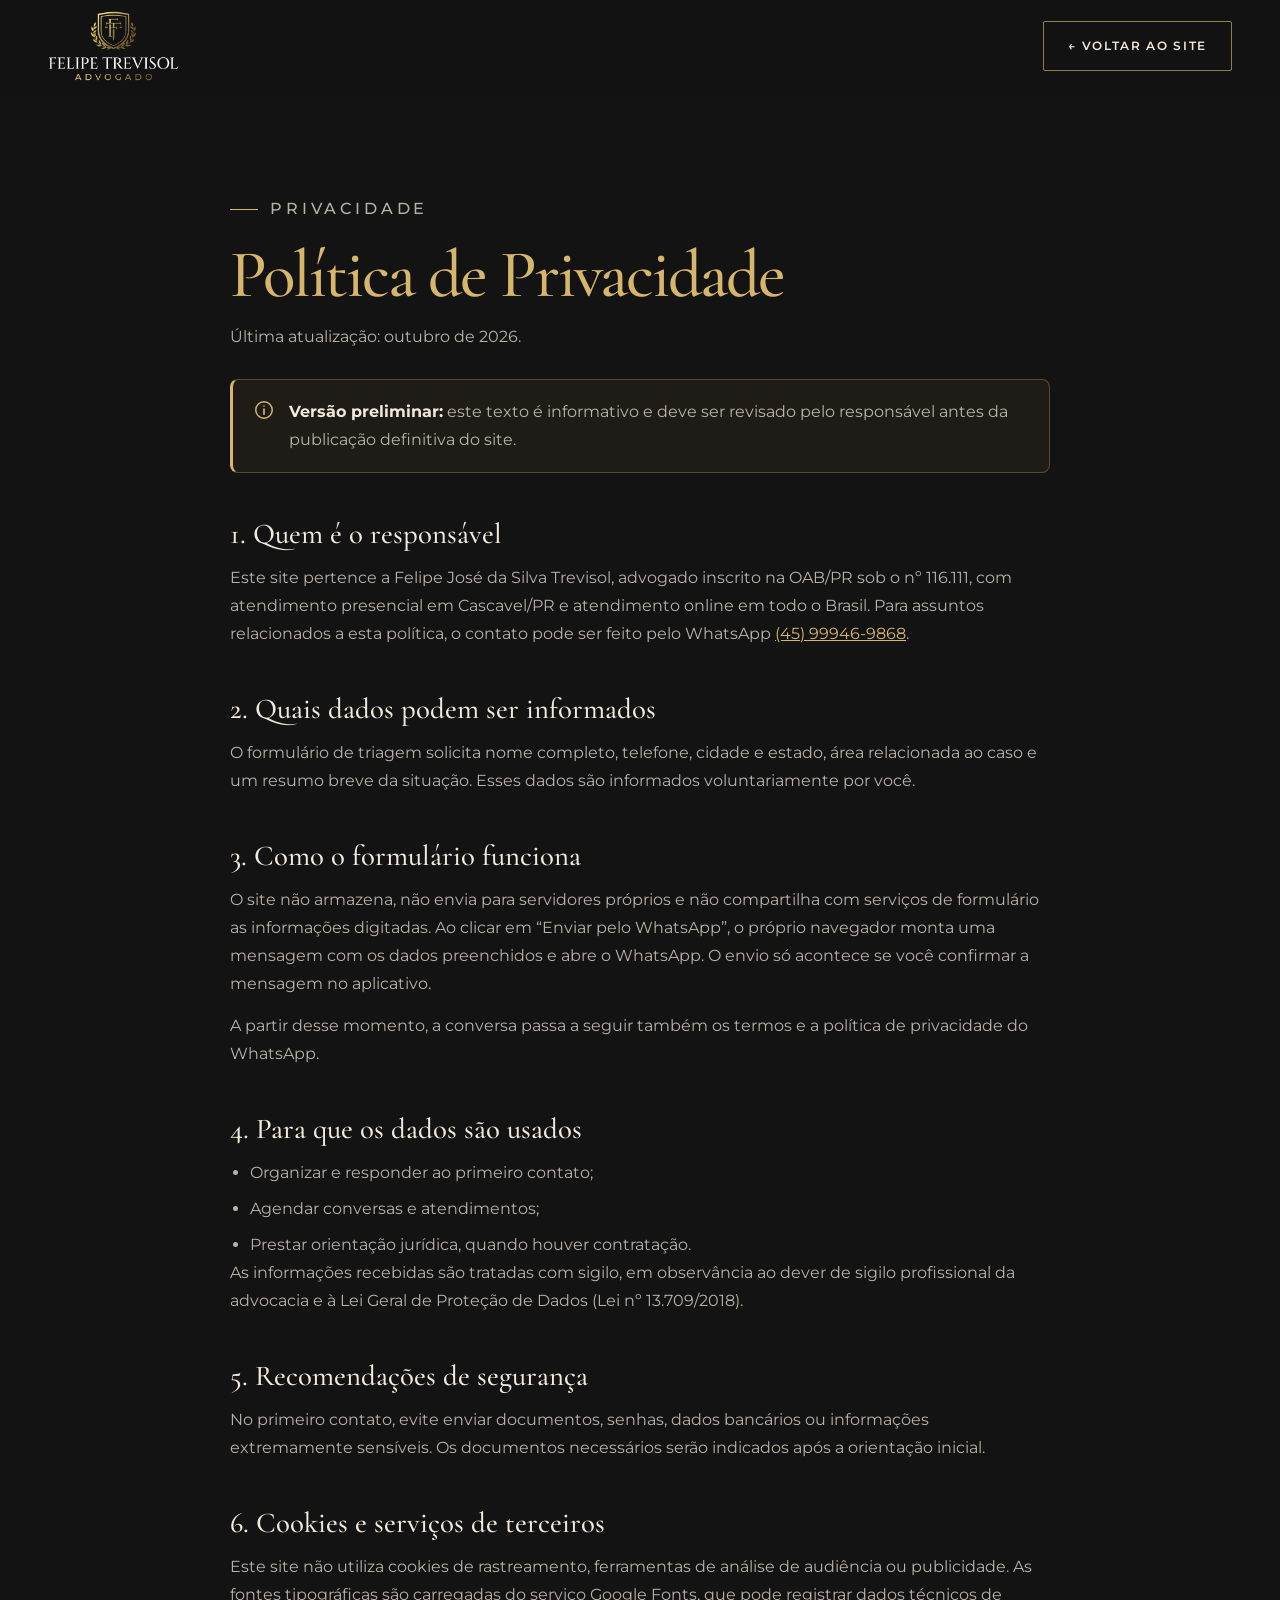
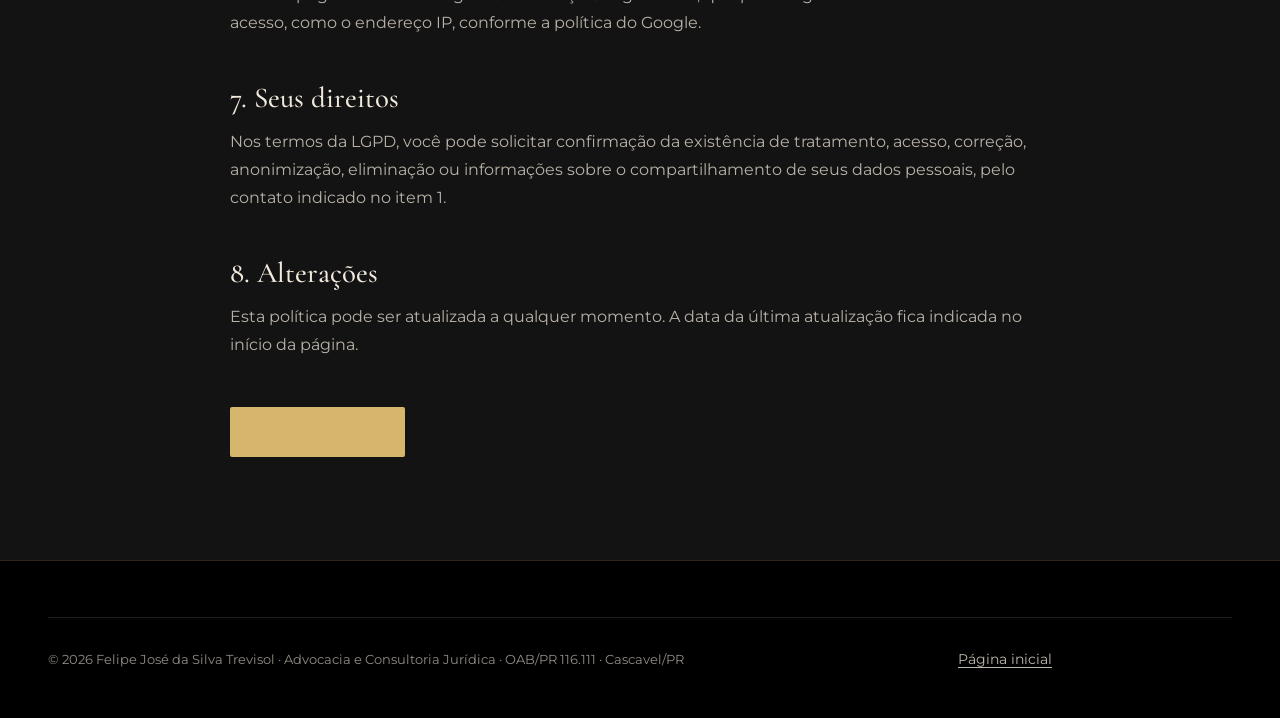
<file: politica-de-privacidade.html>
<!doctype html>
<html lang="pt-BR">
  <head>
    <meta charset="UTF-8" />
    <meta name="viewport" content="width=device-width, initial-scale=1.0, viewport-fit=cover" />
    <title>Política de Privacidade | Felipe Trevisol — Advogado</title>
    <meta name="description" content="Política de Privacidade do site de Felipe José da Silva Trevisol, advogado inscrito na OAB/PR sob o nº 116.111." />
    <meta name="theme-color" content="#141313" />
    <meta name="robots" content="noindex, follow" />
    <link rel="icon" href="assets/imagens/favicon-32.png" type="image/png" sizes="32x32" />
    <link rel="apple-touch-icon" href="assets/imagens/favicon-180.png" />
    <link rel="preconnect" href="https://fonts.googleapis.com" />
    <link rel="preconnect" href="https://fonts.gstatic.com" crossorigin />
    <link href="https://fonts.googleapis.com/css2?family=Cormorant+Garamond:wght@400;500;600&family=Montserrat:wght@400;500;600&display=swap" rel="stylesheet" />
    <link rel="stylesheet" href="assets/css/style.css" />
    <script src="assets/js/main.js" defer></script>
  </head>
  <body>
    <a class="skip-link" href="#conteudo">Pular para o conteúdo</a>

    <header class="site-header" data-header>
      <div class="container site-header__inner">
        <a class="site-header__brand" href="index.html" aria-label="Felipe Trevisol, advogado — página inicial"><img class="site-header__logo" src="assets/imagens/logo-1.webp" alt="Felipe Trevisol — Advogado" width="879" height="471" /></a>
        <a class="btn btn--outline" href="index.html">← Voltar ao site</a>
      </div>
    </header>

    <main id="conteudo" class="legal">
      <div class="container legal__inner">
        <p class="eyebrow eyebrow--line">Privacidade</p>
        <h1>Política de Privacidade</h1>
        <p class="legal__updated">Última atualização: outubro de 2026.</p>

        <p class="notice" role="note">
          <svg aria-hidden="true" viewBox="0 0 24 24"><circle fill="none" stroke="currentColor" stroke-width="1.6" cx="12" cy="12" r="9" /><path fill="none" stroke="currentColor" stroke-width="1.8" stroke-linecap="round" d="M12 11v5.5M12 7.6v.1" /></svg>
          <span><strong>Versão preliminar:</strong> este texto é informativo e deve ser revisado pelo responsável antes da publicação definitiva do site.</span>
        </p>

        <h2>1. Quem é o responsável</h2>
        <p>Este site pertence a Felipe José da Silva Trevisol, advogado inscrito na OAB/PR sob o nº 116.111, com atendimento presencial em Cascavel/PR e atendimento online em todo o Brasil. Para assuntos relacionados a esta política, o contato pode ser feito pelo WhatsApp <a href="https://wa.me/5545999469868" target="_blank" rel="noopener noreferrer">(45) 99946-9868</a>.</p>

        <h2>2. Quais dados podem ser informados</h2>
        <p>O formulário de triagem solicita nome completo, telefone, cidade e estado, área relacionada ao caso e um resumo breve da situação. Esses dados são informados voluntariamente por você.</p>

        <h2>3. Como o formulário funciona</h2>
        <p>O site não armazena, não envia para servidores próprios e não compartilha com serviços de formulário as informações digitadas. Ao clicar em “Enviar pelo WhatsApp”, o próprio navegador monta uma mensagem com os dados preenchidos e abre o WhatsApp. O envio só acontece se você confirmar a mensagem no aplicativo.</p>
        <p>A partir desse momento, a conversa passa a seguir também os termos e a política de privacidade do WhatsApp.</p>

        <h2>4. Para que os dados são usados</h2>
        <ul>
          <li>Organizar e responder ao primeiro contato;</li>
          <li>Agendar conversas e atendimentos;</li>
          <li>Prestar orientação jurídica, quando houver contratação.</li>
        </ul>
        <p>As informações recebidas são tratadas com sigilo, em observância ao dever de sigilo profissional da advocacia e à Lei Geral de Proteção de Dados (Lei nº 13.709/2018).</p>

        <h2>5. Recomendações de segurança</h2>
        <p>No primeiro contato, evite enviar documentos, senhas, dados bancários ou informações extremamente sensíveis. Os documentos necessários serão indicados após a orientação inicial.</p>

        <h2>6. Cookies e serviços de terceiros</h2>
        <p>Este site não utiliza cookies de rastreamento, ferramentas de análise de audiência ou publicidade. As fontes tipográficas são carregadas do serviço Google Fonts, que pode registrar dados técnicos de acesso, como o endereço IP, conforme a política do Google.</p>

        <h2>7. Seus direitos</h2>
        <p>Nos termos da LGPD, você pode solicitar confirmação da existência de tratamento, acesso, correção, anonimização, eliminação ou informações sobre o compartilhamento de seus dados pessoais, pelo contato indicado no item 1.</p>

        <h2>8. Alterações</h2>
        <p>Esta política pode ser atualizada a qualquer momento. A data da última atualização fica indicada no início da página.</p>

        <div class="legal__back">
          <a class="btn btn--primary" href="index.html">Voltar ao site</a>
        </div>
      </div>
    </main>

    <footer class="footer footer--simple">
      <div class="container">
        <div class="footer__bottom">
          <p>© 2026 Felipe José da Silva Trevisol · Advocacia e Consultoria Jurídica · OAB/PR 116.111 · Cascavel/PR</p>
          <a href="index.html">Página inicial</a>
        </div>
      </div>
    </footer>
  </body>
</html>
</file>
<file: assets/css/style.css>
/* =========================================================
   Felipe Trevisol — Advocacia e Consultoria Jurídica
   Mobile-first. Identidade: preto / dourado / creme,
   Cormorant Garamond (títulos) + Montserrat (texto).
   ========================================================= */

:root {
  color-scheme: dark;
  --gold: #d6b66d;
  --gold-soft: rgba(214, 182, 109, .28);
  --cream: #f1eadc;
  --muted: rgba(241, 234, 220, .74);
  --subtle: rgba(241, 234, 220, .6);
  --background: #141313;
  --black: #000;
  --surface: #1d1b1a;
  --surface-2: #0f0e0e;
  --line: rgba(241, 234, 220, .12);
  --error: #f2a58f;
  --success: #a9d8a0;
  --serif: "Cormorant Garamond", Georgia, "Times New Roman", serif;
  --sans: Montserrat, "Segoe UI", Arial, sans-serif;
  --header-h: 64px;
  --radius: 14px;
  --ease: cubic-bezier(.16, 1, .3, 1);
}

@media (min-width: 1024px) {
  :root { --header-h: 76px; }
}

/* ---------- Base ---------- */
*,
*::before,
*::after { box-sizing: border-box; }

html {
  scroll-behavior: smooth;
  -webkit-text-size-adjust: 100%;
}

body {
  min-width: 320px;
  margin: 0;
  overflow-x: hidden;
  background: var(--background);
  color: var(--cream);
  font: 400 1rem/1.6 var(--sans);
  -webkit-font-smoothing: antialiased;
}

body.menu-open { overflow: hidden; }

img, svg, video { display: block; max-width: 100%; }
img { height: auto; }

button, a, input, select, textarea { font: inherit; }
button, a { touch-action: manipulation; }

a { color: inherit; }

h1, h2, h3 { margin: 0; font-weight: 500; }
p { margin: 0; }
ul, ol { margin: 0; padding: 0; list-style: none; }
figure { margin: 0; }
address { font-style: normal; }

section[id] { scroll-margin-top: calc(var(--header-h) + 16px); }

:focus-visible {
  outline: 2px solid var(--gold);
  outline-offset: 3px;
}

.sr-only {
  position: absolute;
  width: 1px;
  height: 1px;
  overflow: hidden;
  clip: rect(0 0 0 0);
  clip-path: inset(50%);
  white-space: nowrap;
}

.container {
  width: min(100% - 2rem, 1200px);
  margin-inline: auto;
}

@media (min-width: 768px) {
  .container { width: min(100% - 4rem, 1200px); }
}

@media (min-width: 1200px) {
  .container { width: min(100% - 6rem, 1280px); }
}

.skip-link {
  position: fixed;
  z-index: 1000;
  top: 12px;
  left: 12px;
  padding: 12px 18px;
  border-radius: 6px;
  color: #111;
  background: var(--gold);
  font-weight: 600;
  font-size: .85rem;
  text-decoration: none;
  transform: translateY(-160%);
  transition: transform .2s ease;
}
.skip-link:focus { transform: translateY(0); }

/* ---------- Tipografia compartilhada ---------- */
.eyebrow {
  display: flex;
  align-items: center;
  gap: 12px;
  margin-bottom: 18px;
  color: var(--gold);
  font: 500 .72rem/1.3 var(--sans);
  letter-spacing: .24em;
  text-transform: uppercase;
}

.eyebrow--line::before {
  width: 28px;
  height: 1px;
  flex: 0 0 auto;
  background: var(--gold);
  content: "";
}

.eyebrow--mark span {
  display: inline-block;
  width: 10px;
  height: 13px;
  flex: 0 0 auto;
  background: var(--gold);
  clip-path: polygon(35% 0, 100% 0, 65% 100%, 0 100%);
}

.section { position: relative; padding: clamp(72px, 10vw, 140px) 0; }

.section-head { max-width: 760px; margin-bottom: clamp(36px, 5vw, 64px); }

.section-head h2,
.about h2,
.contact h2 {
  color: var(--cream);
  font: 500 clamp(2.4rem, 1.6rem + 3.6vw, 4.6rem)/.95 var(--serif);
  letter-spacing: -.035em;
  text-wrap: balance;
}

.section-head h2 span,
.about h2 span,
.contact h2 span { color: var(--gold); }

.section-head__lead {
  max-width: 620px;
  margin-top: 20px;
  color: var(--muted);
  font-size: 1rem;
}

/* ---------- Botões ---------- */
.btn {
  display: inline-flex;
  min-height: 50px;
  align-items: center;
  justify-content: center;
  gap: 10px;
  padding: 0 24px;
  border: 1px solid transparent;
  border-radius: 2px;
  font: 600 .74rem/1.2 var(--sans);
  letter-spacing: .14em;
  text-align: center;
  text-decoration: none;
  text-transform: uppercase;
  cursor: pointer;
  transition: color .25s ease, background-color .25s ease, border-color .25s ease, transform .25s var(--ease);
}

.btn svg { width: 18px; height: 18px; flex: 0 0 auto; }

.btn--primary { color: #141313; background: var(--gold); }
.btn--primary:hover { background: var(--cream); }

.btn--outline { border-color: rgba(214, 182, 109, .65); color: var(--cream); background: transparent; }
.btn--outline svg { color: var(--gold); }
.btn--outline:hover { color: #141313; background: var(--gold); }
.btn--outline:hover svg { color: #141313; }

.btn--ghost {
  min-height: 48px;
  padding: 0;
  color: var(--gold);
  background: none;
  letter-spacing: .12em;
}
.btn--ghost:hover { color: var(--cream); }
.btn--ghost span[aria-hidden] { transition: transform .3s var(--ease); }
.btn--ghost:hover span[aria-hidden] { transform: translateX(4px); }

.btn--block { width: 100%; }

/* ---------- 1. Barra superior ---------- */
.topbar {
  border-bottom: 1px solid rgba(214, 182, 109, .14);
  background: #0a0909;
  color: var(--muted);
  font-size: .72rem;
  letter-spacing: .03em;
}

.topbar__inner {
  display: flex;
  min-height: 40px;
  flex-wrap: wrap;
  align-items: center;
  justify-content: center;
  gap: 2px 20px;
  padding-block: 6px;
}

.topbar__list { display: flex; flex-wrap: wrap; justify-content: center; gap: 2px 18px; }
.topbar__list li, .topbar__whats { display: inline-flex; align-items: center; gap: 7px; white-space: nowrap; }
.topbar svg { width: 14px; height: 14px; color: var(--gold); }
.topbar__oab { display: none !important; }

@media (max-width: 767px) {
  .topbar__long {
    position: absolute;
    width: 1px;
    height: 1px;
    overflow: hidden;
    clip: rect(0 0 0 0);
    clip-path: inset(50%);
    white-space: nowrap;
  }
  .topbar__list { flex-wrap: nowrap; gap: 14px; }
}

@media (max-width: 359px) {
  .topbar { font-size: .68rem; }
  .topbar__list { gap: 10px; }
}

.topbar__whats {
  min-height: 32px;
  color: var(--cream);
  font-weight: 600;
  text-decoration: none;
}
.topbar__whats:hover { color: var(--gold); }

@media (min-width: 768px) {
  .topbar__inner { justify-content: space-between; flex-wrap: nowrap; }
  .topbar__oab { display: inline-flex !important; padding-left: 18px; border-left: 1px solid var(--line); }
}

/* ---------- 2. Header ---------- */
.site-header {
  position: sticky;
  z-index: 900;
  top: 0;
  border-bottom: 1px solid transparent;
  background: rgba(20, 19, 19, .92);
  -webkit-backdrop-filter: blur(12px);
  backdrop-filter: blur(12px);
  transition: border-color .3s ease, box-shadow .3s ease, background-color .3s ease;
}

.site-header.is-stuck {
  border-color: rgba(214, 182, 109, .16);
  background: rgba(10, 10, 10, .94);
  box-shadow: 0 10px 30px rgba(0, 0, 0, .35);
}

.site-header__inner {
  display: flex;
  height: var(--header-h);
  align-items: center;
  justify-content: space-between;
  gap: 24px;
}

.site-header__brand {
  display: inline-block;
  padding-block: 11px;
  color: var(--cream);
  font: 500 1.45rem/1 var(--serif);
  letter-spacing: -.02em;
  text-decoration: none;
  white-space: nowrap;
}
.site-header__brand span { color: var(--gold); }

.menu-toggle {
  display: inline-grid;
  width: 48px;
  height: 48px;
  place-items: center;
  margin-right: -8px;
  border: 0;
  border-radius: 6px;
  color: var(--cream);
  background: transparent;
  cursor: pointer;
}

.menu-toggle__bars { display: grid; gap: 6px; width: 24px; }
.menu-toggle__bars span {
  display: block;
  height: 1.5px;
  background: currentColor;
  transition: transform .3s var(--ease), opacity .2s ease;
}
.menu-toggle[aria-expanded="true"] .menu-toggle__bars span:nth-child(1) { transform: translateY(7.5px) rotate(45deg); }
.menu-toggle[aria-expanded="true"] .menu-toggle__bars span:nth-child(2) { opacity: 0; }
.menu-toggle[aria-expanded="true"] .menu-toggle__bars span:nth-child(3) { transform: translateY(-7.5px) rotate(-45deg); }

/* Menu mobile */
.site-nav {
  position: absolute;
  z-index: 2;
  top: 100%;
  right: 0;
  left: 0;
  display: none;
  max-height: calc(100dvh - var(--header-h));
  overflow-y: auto;
  padding: 8px 1rem 24px;
  border-bottom: 1px solid rgba(214, 182, 109, .2);
  background: #0d0c0c;
  box-shadow: 0 24px 40px rgba(0, 0, 0, .45);
}

.site-nav.is-open { display: block; }

.site-nav__list a {
  display: flex;
  min-height: 56px;
  align-items: center;
  border-bottom: 1px solid var(--line);
  color: var(--cream);
  font: 500 1.6rem/1 var(--serif);
  text-decoration: none;
}
.site-nav__list a:hover { color: var(--gold); }

.site-nav__cta { width: 100%; margin-top: 20px; }

.menu-backdrop[hidden] { display: none; }

.menu-backdrop {
  position: fixed;
  z-index: 850;
  inset: 0;
  background: rgba(0, 0, 0, .6);
}

@media (min-width: 1024px) {
  .menu-toggle, .menu-backdrop { display: none !important; }

  .site-nav {
    position: static;
    display: flex;
    max-height: none;
    overflow: visible;
    align-items: center;
    gap: clamp(24px, 3vw, 48px);
    padding: 0;
    border: 0;
    background: none;
    box-shadow: none;
  }

  .site-nav__list { display: flex; gap: clamp(20px, 2.4vw, 40px); }

  .site-nav__list a {
    position: relative;
    min-height: 44px;
    border: 0;
    color: rgba(241, 234, 220, .78);
    font: 500 .72rem/1 var(--sans);
    letter-spacing: .16em;
    text-transform: uppercase;
  }

  .site-nav__list a::after {
    position: absolute;
    right: 0;
    bottom: 10px;
    left: 0;
    height: 1px;
    background: var(--gold);
    transform: scaleX(0);
    transform-origin: left;
    transition: transform .35s var(--ease);
    content: "";
  }

  .site-nav__list a:hover { color: var(--cream); }
  .site-nav__list a:hover::after { transform: scaleX(1); }

  .site-nav__cta { width: auto; min-height: 44px; margin: 0; padding: 0 18px; font-size: .68rem; }
}

/* ---------- 3. Hero ---------- */
.hero {
  position: relative;
  overflow: hidden;
  padding: clamp(40px, 7vw, 96px) 0 clamp(56px, 8vw, 110px);
  background:
    radial-gradient(ellipse 70% 60% at 75% 40%, rgba(214, 182, 109, .07), transparent 70%),
    linear-gradient(180deg, #141313 0%, #0d0c0c 100%);
  isolation: isolate;
}

.hero__signature {
  position: absolute;
  z-index: -1;
  top: 2%;
  left: 50%;
  width: 100%;
  color: rgba(232, 221, 196, .05);
  font: 500 clamp(6rem, 22vw, 20rem)/.72 var(--serif);
  letter-spacing: -.07em;
  text-align: center;
  text-transform: uppercase;
  white-space: nowrap;
  transform: translateX(-50%);
  pointer-events: none;
  user-select: none;
}

.hero__grid { display: grid; gap: clamp(40px, 6vw, 72px); align-items: center; }

.hero__content { max-width: 640px; }

.hero__title {
  color: var(--gold);
  font: 500 clamp(2.35rem, 1.5rem + 4.4vw, 5.6rem)/.95 var(--serif);
  letter-spacing: -.035em;
  text-wrap: balance;
}

.hero__title span { display: block; color: var(--cream); }

.hero__subtitle {
  margin-top: 24px;
  color: var(--muted);
  font: 500 .76rem/1.6 var(--sans);
  letter-spacing: .18em;
  text-transform: uppercase;
}
.hero__subtitle span { padding: 0 .5em; color: var(--gold); }

.hero__actions { display: flex; flex-direction: column; gap: 12px; margin-top: 36px; }

.hero__facts { display: flex; flex-wrap: wrap; gap: 10px 24px; margin-top: 30px; color: var(--muted); font-size: .88rem; }
.hero__facts li { display: inline-flex; align-items: center; gap: 8px; }
.hero__facts svg { width: 18px; height: 18px; color: var(--gold); }

.hero__media {
  position: relative;
  width: 100%;
  max-width: 480px;
  margin-inline: auto;
}

.hero__media::before {
  position: absolute;
  z-index: -1;
  inset: 18px -12px -12px 18px;
  border: 1px solid rgba(214, 182, 109, .45);
  content: "";
}

.hero__media img {
  width: 100%;
  height: auto;
  aspect-ratio: 4 / 5;
  object-fit: cover;
  box-shadow: 0 30px 70px rgba(0, 0, 0, .5);
}

@media (max-width: 767px) {
  .hero__signature { display: none; }
}

@media (min-width: 481px) {
  .hero__actions { flex-direction: row; flex-wrap: wrap; }
}

@media (min-width: 1024px) {
  .hero { display: flex; min-height: calc(100svh - var(--header-h) - 40px); align-items: center; }
  .hero__grid { grid-template-columns: minmax(0, 1.1fr) minmax(0, .9fr); }
  .hero__media { max-width: 500px; margin-right: 14px; }
}

/* ---------- 4. Áreas de atuação ---------- */
.practice { background: var(--black); }

.practice__grid { display: grid; gap: 28px; }

.practice__grid > li { display: flex; min-width: 0; }

.practice-card {
  display: flex;
  width: 100%;
  flex-direction: column;
  overflow: hidden;
  border: 1px solid var(--line);
  border-radius: var(--radius);
  background: var(--surface);
  box-shadow: 0 25px 60px rgba(0, 0, 0, .22);
  transition: border-color .35s ease, transform .5s var(--ease), box-shadow .4s ease;
}

.practice-card:hover {
  border-color: rgba(214, 182, 109, .4);
  box-shadow: 0 35px 80px rgba(0, 0, 0, .35);
  transform: translateY(-4px);
}

.practice-card__image { aspect-ratio: 16 / 10; overflow: hidden; background: #282523; }
.practice-card__image img { width: 100%; height: 100%; object-fit: cover; transition: transform .8s var(--ease); }
.practice-card:hover .practice-card__image img { transform: scale(1.04); }

.practice-card__body {
  display: flex;
  flex: 1;
  flex-direction: column;
  gap: 14px;
  padding: 24px 22px 18px;
}

.practice-card__index { color: var(--gold); font: 600 .72rem/1 var(--sans); letter-spacing: .24em; }

.practice-card__title {
  color: var(--cream);
  font: 500 clamp(1.9rem, 1.5rem + 1vw, 2.4rem)/1.05 var(--serif);
  letter-spacing: -.03em;
}

.practice-card__body > p { color: var(--muted); font-size: .95rem; line-height: 1.65; }

.tags { display: flex; flex-wrap: wrap; gap: 8px; }
.tags li {
  padding: 7px 12px;
  border-radius: 999px;
  color: #191817;
  background: var(--gold);
  font: 600 .72rem/1 var(--sans);
}

.practice-card__cta { align-self: flex-start; margin-top: auto; }

@media (min-width: 700px) {
  .practice__grid { grid-template-columns: repeat(2, minmax(0, 1fr)); gap: 24px; }
  .practice__grid > li:nth-child(5) { grid-column: 1 / -1; }
  .practice__grid > li:nth-child(5) .practice-card__image { aspect-ratio: 12 / 5; }
}

@media (min-width: 1100px) {
  .practice__grid { grid-template-columns: repeat(6, minmax(0, 1fr)); gap: 28px; }
  .practice__grid > li { grid-column: span 2; }
  .practice__grid > li:nth-child(4),
  .practice__grid > li:nth-child(5) { grid-column: span 3; }
  .practice__grid > li:nth-child(4) .practice-card__image,
  .practice__grid > li:nth-child(5) .practice-card__image { aspect-ratio: 12 / 5; }
  .practice-card__body { padding: 28px 28px 20px; }
}

/* ---------- 5. Sobre ---------- */
.about { overflow: hidden; background: var(--black); isolation: isolate; }

.about__name {
  position: absolute;
  z-index: -1;
  top: 4%;
  left: 3%;
  color: rgba(214, 182, 109, .1);
  font: 500 clamp(5.5rem, 20vw, 17rem)/.72 var(--serif);
  letter-spacing: -.08em;
  text-transform: uppercase;
  white-space: nowrap;
  pointer-events: none;
  user-select: none;
}

.about__grid { display: grid; gap: 40px; align-items: center; }

.about__media {
  position: relative;
  width: 100%;
  max-width: 420px;
  margin-inline: auto;
  isolation: isolate;
}

.about__media::before {
  position: absolute;
  z-index: -1;
  inset: 12% 6% 0;
  border-radius: 50% 50% 0 0;
  background: radial-gradient(ellipse at 50% 30%, rgba(214, 182, 109, .16), transparent 70%);
  content: "";
}

.about__media img {
  width: 100%;
  height: auto;
  -webkit-mask-image: linear-gradient(180deg, #000 78%, transparent 100%);
  mask-image: linear-gradient(180deg, #000 78%, transparent 100%);
}

.about__content { max-width: 560px; }

.about h2 { margin-bottom: 26px; }

.about__content > p:not(.eyebrow):not(.about__signature) {
  margin-bottom: 16px;
  color: var(--muted);
  font-size: 1rem;
  line-height: 1.75;
}

.facts {
  display: grid;
  grid-template-columns: repeat(auto-fit, minmax(140px, 1fr));
  gap: 16px;
  margin: 30px 0;
}

.facts li {
  padding-top: 12px;
  border-top: 1px solid var(--gold-soft);
  color: var(--cream);
  font: 500 1.3rem/1.15 var(--serif);
}

.facts span {
  display: block;
  margin-bottom: 6px;
  color: var(--gold);
  font: 600 .66rem/1.2 var(--sans);
  letter-spacing: .2em;
  text-transform: uppercase;
}

.about__signature { color: var(--gold); font-weight: 500; letter-spacing: .03em; }

@media (min-width: 900px) {
  .about__grid { grid-template-columns: minmax(0, .9fr) minmax(0, 1.1fr); gap: clamp(48px, 6vw, 96px); }
  .about__media { max-width: 520px; }
}

/* ---------- 6. Atendimento ---------- */
.service { border-top: 1px solid rgba(214, 182, 109, .12); background: #0b0a0a; }

.service__modes { display: grid; gap: 20px; }

.mode-card {
  padding: clamp(26px, 3.4vw, 44px);
  border: 1px solid var(--line);
  border-radius: var(--radius);
  background: linear-gradient(160deg, #1d1b1a, #121110);
}

.mode-card__icon { width: 34px; height: 34px; margin-bottom: 22px; color: var(--gold); }

.mode-card h3 { color: var(--cream); font: 500 clamp(2rem, 1.6rem + 1.4vw, 2.8rem)/1 var(--serif); letter-spacing: -.03em; }

.mode-card__place {
  margin: 10px 0 18px;
  color: var(--gold);
  font: 600 .7rem/1.3 var(--sans);
  letter-spacing: .2em;
  text-transform: uppercase;
}

.mode-card__list { display: grid; gap: 10px; color: var(--muted); font-size: .95rem; }
.mode-card__list li { position: relative; padding-left: 22px; }
.mode-card__list li::before {
  position: absolute;
  top: .8em;
  left: 0;
  width: 10px;
  height: 1px;
  background: var(--gold);
  content: "";
}

/* Etapas: vertical no mobile, horizontal no desktop, ligadas por uma linha tracejada */
.steps {
  position: relative;
  display: grid;
  gap: 32px;
  margin-top: clamp(56px, 7vw, 96px);
}

.steps::before {
  position: absolute;
  top: 26px;
  bottom: 26px;
  left: 25px;
  width: 1px;
  background: repeating-linear-gradient(180deg, var(--gold) 0 6px, transparent 6px 12px);
  opacity: .6;
  content: "";
}

.step { position: relative; display: grid; grid-template-columns: 52px 1fr; gap: 18px; align-items: start; }

.step__number {
  display: grid;
  width: 52px;
  height: 52px;
  place-items: center;
  border: 1px solid var(--gold);
  border-radius: 50%;
  color: var(--gold);
  background: #0b0a0a;
  font: 500 1.6rem/1 var(--serif);
}

.step h3 {
  margin: 12px 0 8px;
  color: var(--cream);
  font: 600 .8rem/1.3 var(--sans);
  letter-spacing: .14em;
  text-transform: uppercase;
}

.step p { color: var(--muted); font-size: .95rem; line-height: 1.65; }

.service__cta { display: flex; justify-content: center; margin-top: clamp(48px, 6vw, 72px); }
.service__cta .btn { width: 100%; max-width: 360px; }

@media (min-width: 768px) {
  .service__modes { grid-template-columns: repeat(2, minmax(0, 1fr)); }
}

@media (min-width: 900px) {
  .steps { grid-template-columns: repeat(3, minmax(0, 1fr)); gap: clamp(24px, 3vw, 48px); }
  .steps::before {
    top: 26px;
    right: 16.66%;
    bottom: auto;
    left: 16.66%;
    width: auto;
    height: 1px;
    background: repeating-linear-gradient(90deg, var(--gold) 0 6px, transparent 6px 12px);
  }
  .step { grid-template-columns: 1fr; justify-items: center; gap: 4px; text-align: center; }
  .step h3 { margin-top: 18px; }
  .step p { max-width: 320px; }
}

/* ---------- 7. Triagem ---------- */
.triage { background: var(--background); }

.triage__inner { max-width: 880px; }

.notice {
  display: flex;
  gap: 14px;
  margin-bottom: 32px;
  padding: 18px 20px;
  border: 1px solid rgba(214, 182, 109, .3);
  border-left: 3px solid var(--gold);
  border-radius: 8px;
  background: rgba(214, 182, 109, .06);
  color: var(--muted);
  font-size: .92rem;
  line-height: 1.6;
}
.notice svg { width: 22px; height: 22px; flex: 0 0 auto; margin-top: 1px; color: var(--gold); }
.notice strong { color: var(--cream); }

.triage-form {
  display: grid;
  gap: 22px;
  padding: clamp(22px, 4vw, 44px);
  border: 1px solid var(--line);
  border-radius: var(--radius);
  background: var(--surface);
}

.triage-form__required { color: var(--subtle); font-size: .85rem; }

.req { color: var(--gold); }

.field { display: grid; gap: 8px; min-width: 0; align-content: start; }

.field label { color: var(--cream); font-size: .95rem; font-weight: 500; }

.field input[type="text"],
.field input[type="tel"],
.field select,
.field textarea {
  width: 100%;
  min-height: 52px;
  padding: 12px 14px;
  border: 1px solid rgba(241, 234, 220, .24);
  border-radius: 8px;
  color: var(--cream);
  background: var(--surface-2);
  font-size: 1rem;
  line-height: 1.4;
  transition: border-color .2s ease, box-shadow .2s ease;
}

.field textarea { min-height: 150px; resize: vertical; }

.field input::placeholder, .field textarea::placeholder { color: rgba(241, 234, 220, .45); }

.field input:focus, .field select:focus, .field textarea:focus {
  border-color: var(--gold);
  outline: none;
  box-shadow: 0 0 0 3px rgba(214, 182, 109, .3);
}

.select-wrap { position: relative; }
.select-wrap::after {
  position: absolute;
  top: 50%;
  right: 16px;
  width: 8px;
  height: 8px;
  border-right: 1.5px solid var(--gold);
  border-bottom: 1.5px solid var(--gold);
  transform: translateY(-70%) rotate(45deg);
  pointer-events: none;
  content: "";
}
.field select { padding-right: 44px; -webkit-appearance: none; appearance: none; cursor: pointer; }
.field select option { color: #111; background: #fff; }

.field__hint { color: var(--subtle); font-size: .82rem; }

.field__error {
  display: flex;
  align-items: flex-start;
  gap: 6px;
  color: var(--error);
  font-size: .86rem;
  font-weight: 500;
}
.field__error[hidden] { display: none; }
.field__error::before { content: "⚠"; }

.field [aria-invalid="true"] { border-color: var(--error) !important; box-shadow: 0 0 0 1px var(--error) !important; }

.field--check {
  grid-template-columns: 24px 1fr;
  align-items: start;
  column-gap: 12px;
}

.field--check input {
  width: 22px;
  height: 22px;
  margin: 2px 0 0;
  accent-color: var(--gold);
  cursor: pointer;
}

.field--check label { color: var(--muted); font-size: .92rem; font-weight: 400; line-height: 1.55; cursor: pointer; }
.field--check label a { color: var(--gold); }
.field--check .field__error { grid-column: 1 / -1; }
.field--check input[aria-invalid="true"] { outline: 2px solid var(--error); outline-offset: 2px; }

.triage-form__actions { gap: 12px; }
.triage-form__privacy { color: var(--subtle); font-size: .82rem; }

.form-status:empty { display: none; }
.form-status {
  display: flex;
  gap: 10px;
  padding: 14px 16px;
  border: 1px solid currentColor;
  border-radius: 8px;
  font-size: .92rem;
  font-weight: 500;
}
.form-status.is-error { color: var(--error); background: rgba(242, 165, 143, .07); }
.form-status.is-error::before { content: "⚠"; }
.form-status.is-success { color: var(--success); background: rgba(169, 216, 160, .07); }
.form-status.is-success::before { content: "✓"; }
.form-status a { color: inherit; font-weight: 600; }

@media (min-width: 768px) {
  .triage-form { grid-template-columns: repeat(2, minmax(0, 1fr)); column-gap: 20px; }
  .triage-form__required, .field--full { grid-column: 1 / -1; }
  .triage-form__actions { justify-items: start; }
  .triage-form__actions .btn--block { width: auto; min-width: 300px; }
}

/* ---------- 8. FAQ ---------- */
.faq { background: var(--black); }
.faq__inner { max-width: 880px; }

.faq__list { border-top: 1px solid var(--gold-soft); }

.faq-item { border-bottom: 1px solid var(--gold-soft); }

.faq-item summary {
  display: flex;
  min-height: 64px;
  align-items: center;
  justify-content: space-between;
  gap: 20px;
  padding: 18px 4px;
  color: var(--cream);
  font: 500 clamp(1.3rem, 1.1rem + .6vw, 1.6rem)/1.25 var(--serif);
  list-style: none;
  cursor: pointer;
  transition: color .2s ease;
}

.faq-item summary::-webkit-details-marker { display: none; }

.faq-item summary::after {
  display: grid;
  width: 32px;
  height: 32px;
  flex: 0 0 auto;
  place-items: center;
  border: 1px solid rgba(214, 182, 109, .55);
  border-radius: 50%;
  color: var(--gold);
  font: 400 1.25rem/1 var(--sans);
  content: "+";
}

.faq-item[open] summary::after { content: "−"; }
.faq-item summary:hover { color: var(--gold); }

.faq-item__answer { padding: 0 4px 24px; }
.faq-item__answer p { max-width: 720px; color: var(--muted); font-size: 1rem; line-height: 1.7; }

/* ---------- 9. Contato ---------- */
.contact {
  display: flex;
  min-height: 680px;
  align-items: center;
  overflow: hidden;
  background: #090909 url("../imagens/escritorio.webp") 64% center / cover no-repeat;
  isolation: isolate;
}

.contact::before {
  position: absolute;
  z-index: -1;
  inset: 0;
  background:
    linear-gradient(180deg, #000 0%, rgba(0, 0, 0, .72) 18%, rgba(0, 0, 0, .8) 70%, #000 100%),
    linear-gradient(90deg, rgba(0, 0, 0, .92), rgba(0, 0, 0, .4));
  content: "";
}

.contact__content { max-width: 650px; }

.contact__lead { max-width: 480px; margin: 22px 0 36px; color: var(--muted); font-size: 1rem; }

.contact__details { display: grid; gap: 20px 36px; margin-bottom: 36px; }

.contact__details div { padding-top: 13px; border-top: 1px solid var(--gold-soft); }

.contact__details span {
  display: block;
  margin-bottom: 8px;
  color: var(--gold);
  font: 600 .68rem/1.2 var(--sans);
  letter-spacing: .19em;
  text-transform: uppercase;
}

.contact__details a, .contact__details p { color: var(--cream); font-size: .95rem; line-height: 1.55; text-decoration: none; }
.contact__details a { display: inline-flex; min-height: 32px; align-items: center; }
.contact__details a:hover { color: var(--gold); text-decoration: underline; }

.contact__actions { display: flex; flex-direction: column; gap: 12px; }

@media (min-width: 600px) {
  .contact__details { grid-template-columns: repeat(2, minmax(0, 1fr)); }
  .contact__actions { flex-direction: row; flex-wrap: wrap; }
}

@media (min-width: 1024px) {
  .contact { min-height: 760px; background-position: 52% center; }
  .contact::before {
    background:
      linear-gradient(180deg, #000 0%, transparent 18%, transparent 82%, #000 100%),
      linear-gradient(90deg, rgba(0, 0, 0, .96) 0%, rgba(0, 0, 0, .84) 38%, rgba(0, 0, 0, .38) 66%, rgba(0, 0, 0, .1) 100%);
  }
}

/* ---------- 10. Rodapé ---------- */
.footer {
  padding: 56px 0 calc(96px + env(safe-area-inset-bottom));
  border-top: 1px solid rgba(214, 182, 109, .22);
  background: var(--black);
}

.footer__main { display: grid; gap: 36px; padding-bottom: 36px; }

.footer__brand { color: var(--cream); font: 500 1.6rem/1 var(--serif); text-decoration: none; }
.footer__brand span { color: var(--gold); }

.footer__id p { margin-top: 12px; color: var(--subtle); font-size: .88rem; line-height: 1.6; }

.footer__nav ul { display: grid; grid-template-columns: repeat(2, minmax(0, 1fr)); gap: 0 20px; }

.footer__nav a, .footer__social a, .footer__bottom a {
  display: inline-flex;
  min-height: 44px;
  align-items: center;
  color: rgba(241, 234, 220, .78);
  font-size: .9rem;
  text-decoration: none;
  transition: color .2s ease;
}

.footer__nav a:hover, .footer__social a:hover, .footer__bottom a:hover { color: var(--gold); }

.footer__social { display: flex; flex-wrap: wrap; gap: 0 24px; }
.footer__social a { gap: 10px; }
.footer__social svg { width: 20px; height: 20px; color: var(--gold); }

.footer__bottom {
  display: flex;
  flex-direction: column;
  gap: 4px;
  padding-top: 20px;
  border-top: 1px solid var(--line);
  color: var(--subtle);
  font-size: .82rem;
}

.footer__bottom a { text-decoration: underline; text-underline-offset: 3px; }

@media (min-width: 900px) {
  .footer { padding-bottom: 36px; }
  .footer__main { grid-template-columns: 1.2fr 1.3fr auto; align-items: start; }
  .footer__social { flex-direction: column; }
  .footer__bottom { flex-direction: row; align-items: center; justify-content: space-between; padding-right: 180px; }
}

/* ---------- 11. Botão flutuante WhatsApp ---------- */
.whatsapp-float {
  position: fixed;
  z-index: 800;
  right: calc(1rem + env(safe-area-inset-right));
  bottom: calc(1rem + env(safe-area-inset-bottom));
  display: inline-flex;
  width: 58px;
  height: 58px;
  align-items: center;
  justify-content: center;
  gap: 10px;
  border-radius: 999px;
  color: #141313;
  background: var(--gold);
  box-shadow: 0 10px 28px rgba(0, 0, 0, .45);
  text-decoration: none;
  transition: opacity .3s ease, transform .3s var(--ease), background-color .25s ease, visibility .3s;
}

.whatsapp-float svg { width: 26px; height: 26px; }
.whatsapp-float__label { display: none; font: 600 .78rem/1 var(--sans); letter-spacing: .08em; text-transform: uppercase; }
.whatsapp-float:hover { background: var(--cream); }

.whatsapp-float.is-hidden {
  visibility: hidden;
  opacity: 0;
  transform: translateY(16px);
  pointer-events: none;
}

@media (min-width: 1024px) {
  .whatsapp-float {
    right: 28px;
    bottom: 28px;
    width: auto;
    height: 52px;
    padding: 0 22px 0 18px;
  }
  .whatsapp-float svg { width: 22px; height: 22px; }
  .whatsapp-float__label { display: inline; }
}

/* ---------- Animações de entrada (somente com JS ativo) ---------- */
.js [data-reveal] {
  opacity: 0;
  transform: translateY(24px);
  transition: opacity .9s var(--ease), transform .9s var(--ease);
}

.js [data-reveal].is-visible { opacity: 1; transform: none; }

/* ---------- Movimento reduzido ---------- */
@media (prefers-reduced-motion: reduce) {
  *,
  *::before,
  *::after {
    animation-duration: .01ms !important;
    animation-iteration-count: 1 !important;
    transition-duration: .01ms !important;
    scroll-behavior: auto !important;
  }

  html { scroll-behavior: auto; }
  .js [data-reveal] { opacity: 1; transform: none; }
}

/* ---------- Página interna (política de privacidade) ---------- */
.legal { padding: clamp(48px, 8vw, 110px) 0; }
.legal__inner { max-width: 820px; }
.legal h1 { color: var(--gold); font: 500 clamp(2.4rem, 1.6rem + 3.4vw, 4.2rem)/1 var(--serif); letter-spacing: -.03em; }
.legal h2 { margin: 44px 0 14px; color: var(--cream); font: 500 1.8rem/1.15 var(--serif); }
.legal p, .legal li { color: var(--muted); font-size: 1rem; line-height: 1.75; }
.legal p + p { margin-top: 14px; }
.legal ul { display: grid; gap: 8px; margin-top: 12px; padding-left: 20px; list-style: disc; }
.legal a { color: var(--gold); }
.legal .notice { margin: 28px 0 8px; }
.legal__updated { margin-top: 14px; color: var(--subtle); font-size: .9rem; }
.legal__back { margin-top: 48px; }

/* =========================================================
   Ajustes: logo, hero sem fundo, seção de atendimento
   ========================================================= */

/* Logo no cabeçalho e no rodapé */
:root { --header-h: 74px; }
@media (min-width: 1024px) { :root { --header-h: 92px; } }

.site-header__brand { display: flex; align-items: center; padding-block: 0; }
.site-header__logo { width: auto; height: 54px; }
@media (min-width: 1024px) { .site-header__logo { height: 70px; } }

.footer__brand { display: inline-block; }
.footer__brand img { width: 190px; height: auto; }

/* Hero: Felipe na poltrona sem fundo, apoiado sobre um brilho dourado suave */
.hero__media { max-width: 560px; isolation: isolate; }

.hero__media::before {
  inset: 8% 4% 6%;
  border: 0;
  border-radius: 50%;
  background: radial-gradient(ellipse at 50% 45%, rgba(214, 182, 109, .2), rgba(214, 182, 109, .05) 45%, transparent 70%);
  filter: blur(10px);
}

.hero__media img {
  aspect-ratio: auto;
  object-fit: contain;
  box-shadow: none;
  filter: drop-shadow(0 30px 40px rgba(0, 0, 0, .55));
  -webkit-mask-image: linear-gradient(180deg, #000 86%, transparent 100%);
  mask-image: linear-gradient(180deg, #000 86%, transparent 100%);
}

@media (min-width: 1024px) {
  .hero__media { max-width: 640px; margin-right: 0; }
}

/* Seção de atendimento: imagem de fundo, título em uma linha, blocos menores e centralizados */
.service {
  overflow: hidden;
  background:
    linear-gradient(180deg, #0b0a0a 0%, rgba(11, 10, 10, .7) 22%, rgba(11, 10, 10, .74) 78%, #0b0a0a 100%),
    linear-gradient(90deg, rgba(11, 10, 10, .55), rgba(11, 10, 10, .35) 50%, rgba(11, 10, 10, .55)),
    #0b0a0a url("../imagens/fundo-atendimento.webp") center / cover no-repeat;
}

.section-head--center { max-width: none; margin-inline: auto; text-align: center; }
.section-head--center .eyebrow { justify-content: center; }

.service__title {
  font-size: clamp(1.2rem, 6.2vw, 4.4rem) !important;
  white-space: nowrap;
}

.service__modes {
  max-width: 720px;
  margin-inline: auto;
  gap: 16px;
}

.mode-card {
  padding: 26px 22px;
  border-color: rgba(214, 182, 109, .22);
  background: rgba(16, 15, 15, .72);
  -webkit-backdrop-filter: blur(6px);
  backdrop-filter: blur(6px);
  text-align: center;
}

.mode-card__icon { width: 28px; height: 28px; margin: 0 auto 14px; }
.mode-card h3 { font-size: clamp(1.6rem, 1.4rem + .8vw, 2.1rem); }
.mode-card__place { margin: 8px 0 12px; }
.mode-card__list { gap: 4px; font-size: .9rem; }
.mode-card__list li { padding-left: 0; }
.mode-card__list li::before { display: none; }

@media (min-width: 640px) {
  .service__modes { grid-template-columns: repeat(2, minmax(0, 1fr)); }
}

.step__number { background: #0f0e0e; }

/* Seção 6 (FAQ) com imagem de fundo */
.faq {
  background:
    linear-gradient(180deg, #000 0%, rgba(0, 0, 0, .55) 16%, rgba(0, 0, 0, .55) 84%, #000 100%),
    radial-gradient(ellipse 50% 70% at 50% 55%, rgba(0, 0, 0, .78), rgba(0, 0, 0, .35) 100%),
    #000 url("../imagens/fundo-faq.webp") center / cover no-repeat;
}

.faq .faq__list {
  padding: 0 clamp(16px, 3vw, 32px);
  border: 1px solid rgba(214, 182, 109, .2);
  border-radius: var(--radius);
  background: rgba(10, 9, 9, .78);
  -webkit-backdrop-filter: blur(6px);
  backdrop-filter: blur(6px);
}

.faq .faq-item:last-child { border-bottom: 0; }
</file>
